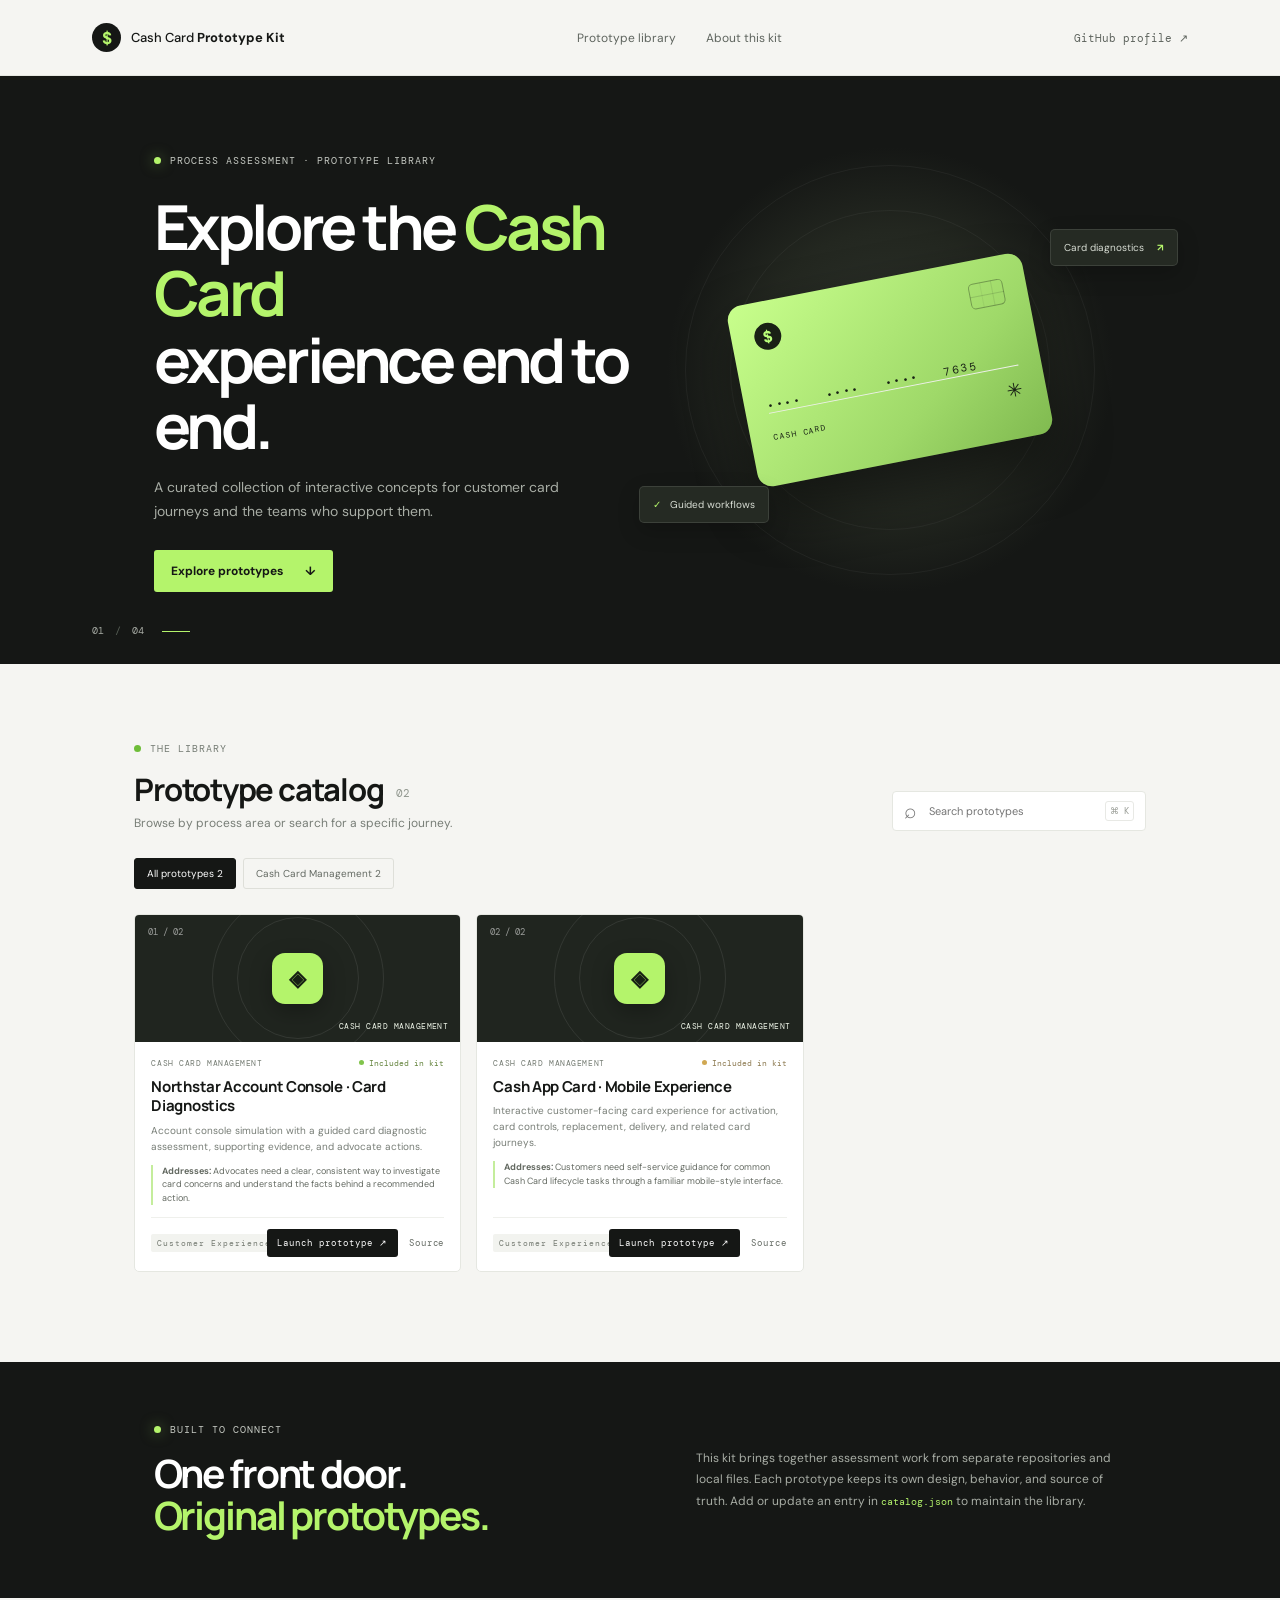
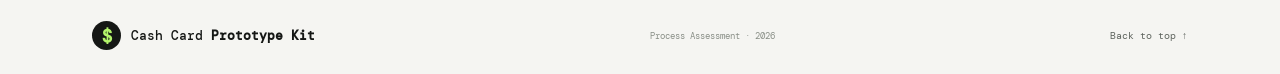
<file: index.html>
<!doctype html>
<html lang="en">
<head>
<meta charset="utf-8"><meta name="viewport" content="width=device-width,initial-scale=1">
<meta name="theme-color" content="#f5f5f2"><meta name="description" content="Central access to Cash Card Process Assessment prototypes.">
<title>Cash Card Prototype Kit</title><link rel="stylesheet" href="styles.css">
</head>
<body>
<header class="topbar"><a class="brand" href="#top" aria-label="Prototype Kit home"><span class="brand-icon">$</span><span>Cash Card <b>Prototype Kit</b></span></a><nav><a href="#catalog">Prototype library</a><a href="#about">About this kit</a></nav><a class="github-link" href="https://github.com/owenreyes007-sudo" target="_blank" rel="noreferrer">GitHub profile ↗</a></header>
<main id="top">
<section class="hero"><div class="hero-copy"><div class="eyebrow"><span></span> PROCESS ASSESSMENT · PROTOTYPE LIBRARY</div><h1>Explore the <em>Cash Card</em><br>experience end to end.</h1><p>A curated collection of interactive concepts for customer card journeys and the teams who support them.</p><a href="#catalog" class="primary">Explore prototypes <span>↓</span></a></div><div class="hero-art" aria-hidden="true"><div class="halo"></div><div class="orbit orbit-one"></div><div class="orbit orbit-two"></div><div class="card-art"><div class="card-top"><span class="mini-brand">$</span><span class="chip"></span></div><div class="card-number">•••• &nbsp; •••• &nbsp; •••• &nbsp; 7635</div><div class="card-bottom"><span>CASH CARD</span><span class="card-mark">✳</span></div></div><div class="float-tag tag-one">Card diagnostics <b>↗</b></div><div class="float-tag tag-two"><i>✓</i> Guided workflows</div></div><div class="hero-index">01 <span>/</span> 04 <i></i></div></section>
<section class="catalog" id="catalog"><div class="section-head"><div><div class="eyebrow dark"><span></span> THE LIBRARY</div><h2>Prototype catalog <span id="count"></span></h2><p>Browse by process area or search for a specific journey.</p></div><div class="catalog-tools"><label class="search"><span>⌕</span><input id="search" type="search" placeholder="Search prototypes" aria-label="Search prototypes"><kbd>⌘ K</kbd></label></div></div><div class="filters" id="filters" aria-label="Filter by category"></div><div class="grid" id="grid" aria-live="polite"></div><div id="empty" class="empty" hidden>No prototypes match your search. Try another term or category.</div></section>
<section id="about" class="about"><div><div class="eyebrow"><span></span> BUILT TO CONNECT</div><h2>One front door.<br><em>Original prototypes.</em></h2></div><p>This kit brings together assessment work from separate repositories and local files. Each prototype keeps its own design, behavior, and source of truth. Add or update an entry in <code>catalog.json</code> to maintain the library.</p></section>
</main><footer><a class="brand" href="#top"><span class="brand-icon">$</span><span>Cash Card <b>Prototype Kit</b></span></a><span>Process Assessment · <span id="year"></span></span><a href="#top">Back to top ↑</a></footer><script src="app.js"></script>
</body></html>
</file>
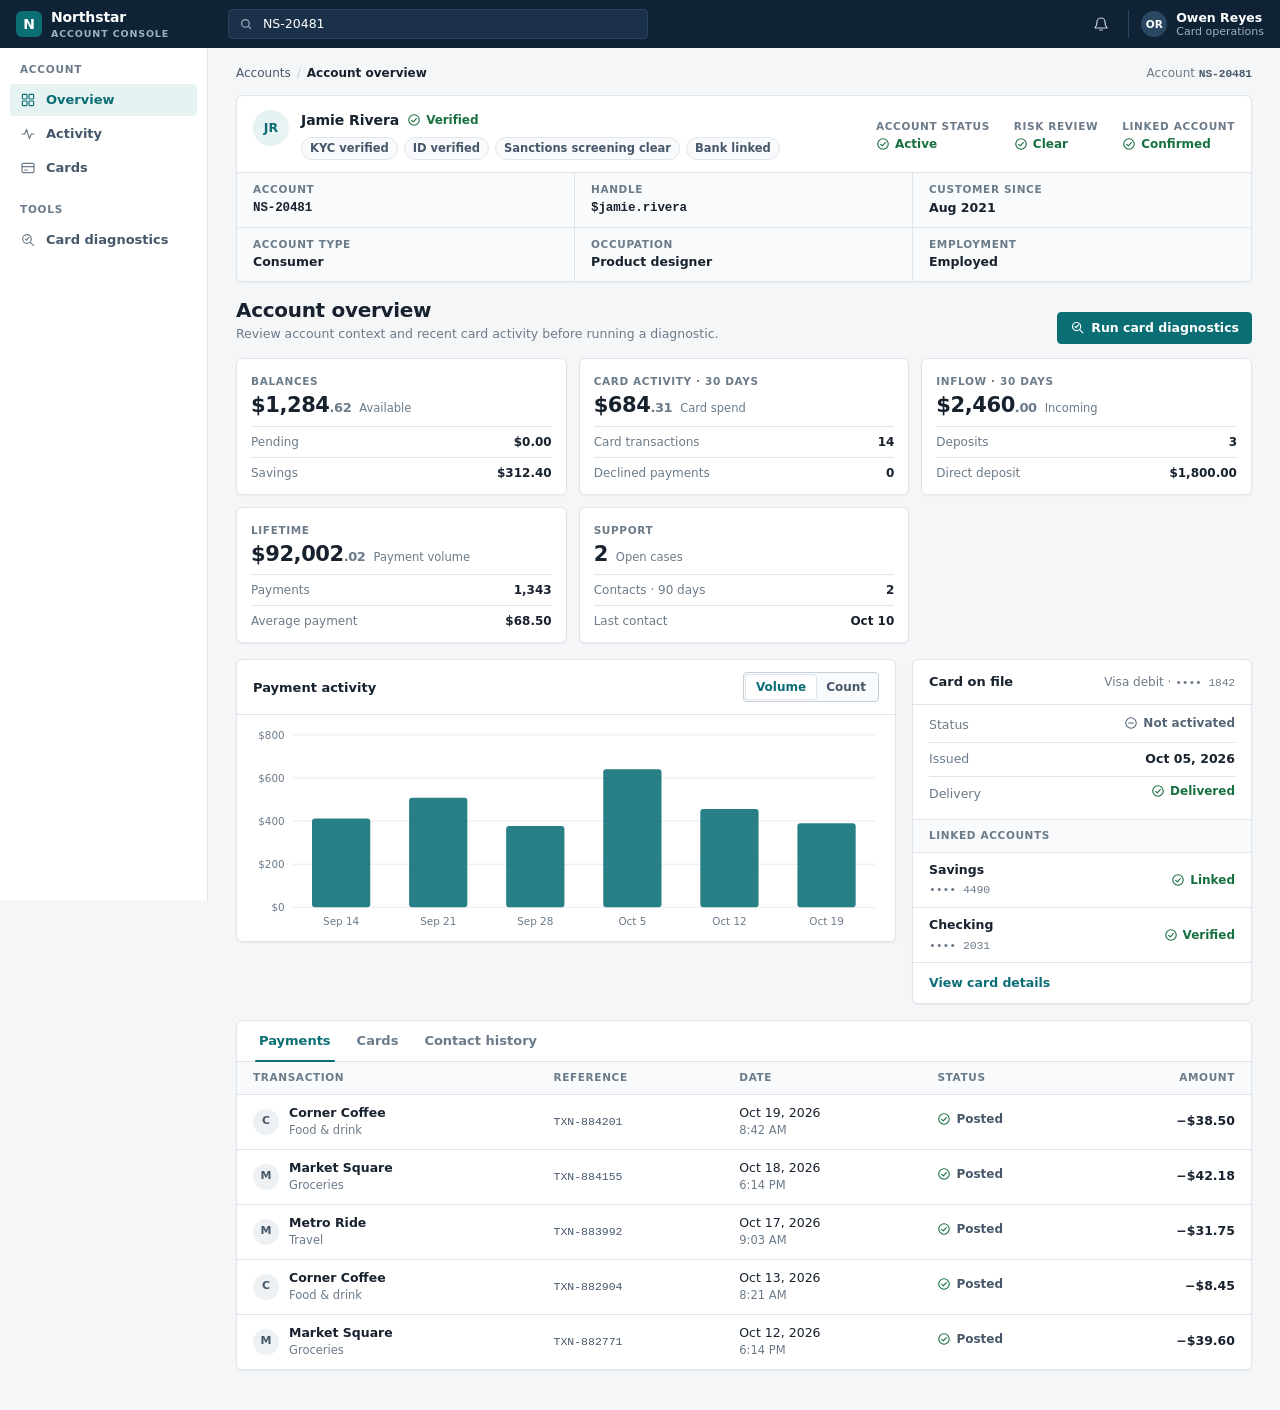
<file: northstar/index.html>
<!doctype html>
<html lang="en">
<head>
  <meta charset="utf-8">
  <meta name="viewport" content="width=device-width, initial-scale=1">
  <meta name="theme-color" content="#0f2236">
  <meta name="description" content="Northstar account console with embedded card diagnostics.">
  <title>Northstar | Card diagnostics</title>
  <link rel="stylesheet" href="styles.css">
</head>
<body>
  <button type="button" id="presenter-open" class="presenter-open">Modify scenario</button>
  <header class="topbar">
    <a class="brand" href="#overview" aria-label="Northstar account console home"><span class="brand-mark" aria-hidden="true">N</span><span><b>Northstar</b><small>Account Console</small></span></a>
    <label class="global-search"><svg viewBox="0 0 24 24" aria-hidden="true"><circle cx="11" cy="11" r="6.5"/><path d="m16 16 4.5 4.5"/></svg><input aria-label="Search account" value="NS-20481" readonly></label>
    <div class="topbar-right">
      <button class="icon-btn" aria-label="Notifications"><svg viewBox="0 0 24 24" aria-hidden="true"><path d="M18 9a6 6 0 0 0-12 0c0 7-3 7-3 9h18c0-2-3-2-3-9M10 21h4"/></svg></button>
      <div class="operator"><span class="av" aria-hidden="true">OR</span><span>Owen Reyes<small>Card operations</small></span></div>
    </div>
  </header>
  <div class="shell">
    <nav class="sidenav" aria-label="Main navigation">
      <div class="nav-group"><span class="nav-label">Account</span>
        <a class="nav-item active" href="#overview"><svg viewBox="0 0 24 24" aria-hidden="true"><rect x="3.5" y="3.5" width="7" height="7" rx="1.2"/><rect x="13.5" y="3.5" width="7" height="7" rx="1.2"/><rect x="3.5" y="13.5" width="7" height="7" rx="1.2"/><rect x="13.5" y="13.5" width="7" height="7" rx="1.2"/></svg>Overview</a>
        <a class="nav-item" href="#activity"><svg viewBox="0 0 24 24" aria-hidden="true"><path d="M3 12h4l3-7 4 14 3-7h4"/></svg>Activity</a>
        <a class="nav-item" href="#card"><svg viewBox="0 0 24 24" aria-hidden="true"><rect x="3" y="5" width="18" height="14" rx="2"/><path d="M3 10h18M7 15h4"/></svg>Cards</a>
      </div>
      <div class="nav-group"><span class="nav-label">Tools</span>
        <a class="nav-item" href="#troubleshoot"><svg viewBox="0 0 24 24" aria-hidden="true"><circle cx="10.5" cy="10.5" r="6.5"/><path d="m15.5 15.5 5 5M8 10.5l1.7 1.7L13.5 8"/></svg>Card diagnostics</a>
      </div>
    </nav>
    <main id="main" tabindex="-1">
      <div class="main-inner">
        <nav class="crumbs" aria-label="Breadcrumb"><ol id="crumbs"></ol><span class="crumbs-ref">Account <b class="mono">NS-20481</b></span></nav>
        <section id="account-context" class="context-bar" aria-label="Customer and account"></section>
        <section id="overview" class="page view active-view" aria-labelledby="page-title">
          <div class="page-head">
            <div><h1 id="page-title">Account overview</h1><p>Review account context and recent card activity before running a diagnostic.</p></div>
            <button id="launch-diagnostics" class="button primary"><svg viewBox="0 0 24 24" aria-hidden="true"><circle cx="10.5" cy="10.5" r="6.5"/><path d="m15.5 15.5 5 5M8 10.5l1.7 1.7L13.5 8"/></svg>Run card diagnostics</button>
          </div>
          <div class="kpi-strip" id="kpi-strip" aria-label="Account metrics"></div>
          <div class="overview-grid">
            <section class="panel" aria-labelledby="chart-title">
              <div class="panel-head"><h2 id="chart-title">Payment activity</h2><div class="segmented" role="group" aria-label="Chart measure"><button type="button" class="seg active" data-measure="volume" aria-pressed="true">Volume</button><button type="button" class="seg" data-measure="count" aria-pressed="false">Count</button></div></div>
              <div class="chart-wrap"><div id="activity-chart"></div></div>
            </section>
            <section class="panel" id="card" aria-labelledby="card-title">
              <div class="panel-head"><h2 id="card-title">Card on file</h2><span class="hint">Visa debit · <span class="mono">•••• 1842</span></span></div>
              <dl class="kv">
                <div><dt>Status</dt><dd id="card-status"></dd></div>
                <div><dt>Issued</dt><dd>Oct 05, 2026</dd></div>
                <div><dt>Delivery</dt><dd id="delivery-status"></dd></div>
              </dl>
              <div class="panel-subhead">Linked accounts</div>
              <ul class="linked"><li><span><b>Savings</b><small class="mono">•••• 4490</small></span><span class="status st-success"><svg viewBox="0 0 24 24" aria-hidden="true"><circle cx="12" cy="12" r="9"/><path d="m8 12.5 2.8 2.8L16 9.5"/></svg>Linked</span></li><li><span><b>Checking</b><small class="mono">•••• 2031</small></span><span class="status st-success"><svg viewBox="0 0 24 24" aria-hidden="true"><circle cx="12" cy="12" r="9"/><path d="m8 12.5 2.8 2.8L16 9.5"/></svg>Verified</span></li></ul>
              <div class="panel-foot"><button id="card-details" class="text-link">View card details</button></div>
            </section>
          </div>
          <section class="panel tabs-panel" id="activity" aria-label="Account records">
            <div class="tabs" role="tablist" aria-label="Account records">
              <button role="tab" id="tab-payments" class="tab active" aria-selected="true" aria-controls="tp-payments">Payments</button>
              <button role="tab" id="tab-cards" class="tab" aria-selected="false" aria-controls="tp-cards" tabindex="-1">Cards</button>
              <button role="tab" id="tab-contacts" class="tab" aria-selected="false" aria-controls="tp-contacts" tabindex="-1">Contact history</button>
            </div>
            <div id="tp-payments" role="tabpanel" aria-labelledby="tab-payments" class="table-wrap"><table><thead><tr><th>Transaction</th><th>Reference</th><th>Date</th><th>Status</th><th class="right">Amount</th></tr></thead><tbody id="activity-body"></tbody></table></div>
            <div id="tp-cards" role="tabpanel" aria-labelledby="tab-cards" class="table-wrap" hidden><table><thead><tr><th>Card</th><th>Status</th><th>Issued</th><th>Note</th></tr></thead><tbody id="cards-body"></tbody></table></div>
            <div id="tp-contacts" role="tabpanel" aria-labelledby="tab-contacts" class="table-wrap" hidden><table><thead><tr><th>Date</th><th>Channel</th><th>Summary</th></tr></thead><tbody id="contacts-body"></tbody></table></div>
          </section>
        </section>
        <section id="troubleshoot" class="page view" aria-labelledby="diagnostics-title"></section>
      </div>
    </main>
  </div>
  <div id="context-dialog-root"></div>
  <div id="result-popup-root"></div>
  <div id="presenter-root"></div>
  <div id="toast" class="toast" role="status" aria-live="polite"></div>
  <script src="diagnostic-records.js"></script>
  <script src="diagnostic-conditions.js"></script>
  <script src="app.js"></script>
  <script src="presenter.js"></script>
</body>
</html>
</file>
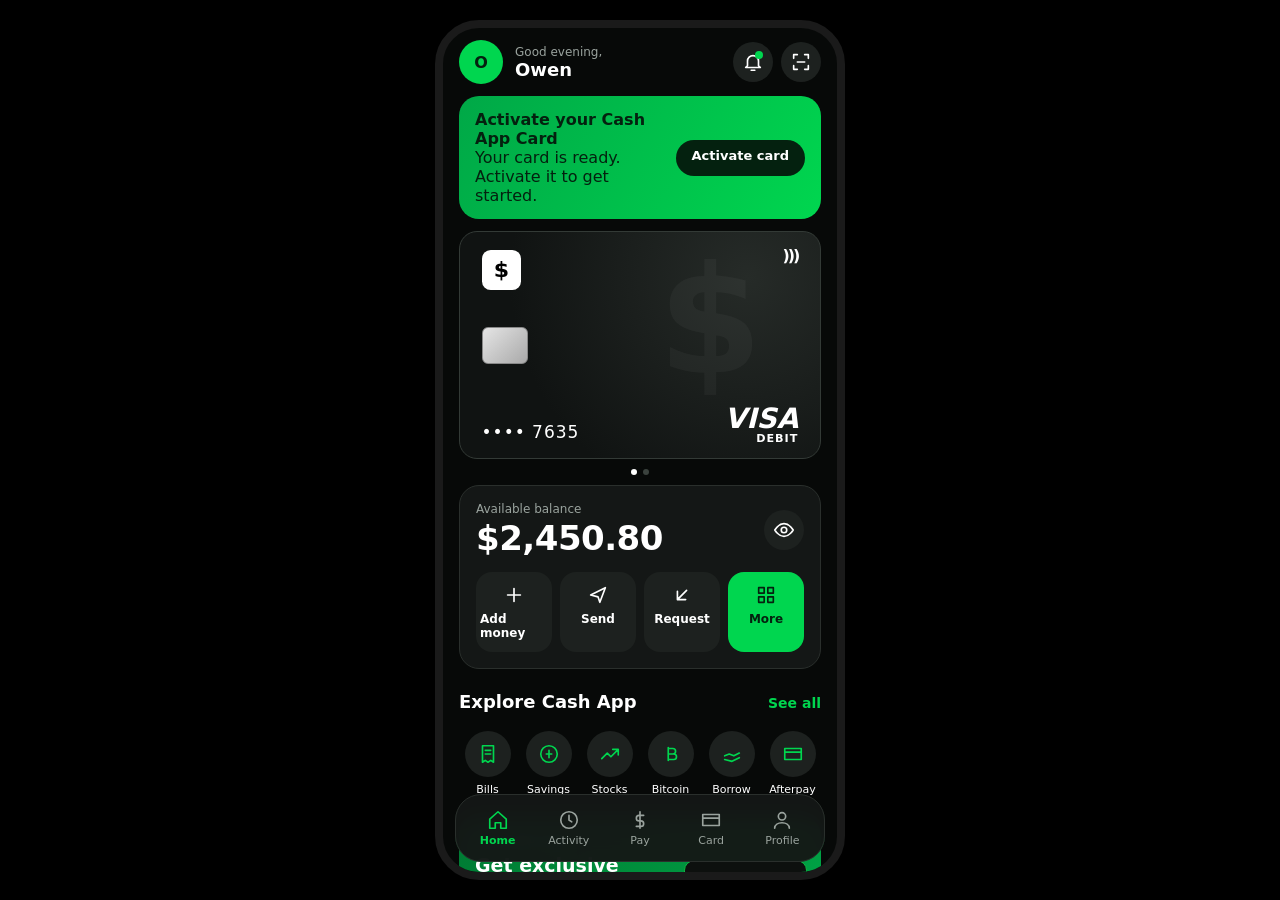
<file: Cash App final.html>
<!DOCTYPE html>
<html lang="en"><head><meta charset="utf-8">
<meta name="viewport" content="width=device-width, initial-scale=1, viewport-fit=cover">
<title>Cash App</title>
<style>
:root{--bg:#070908;--s1:#141716;--s2:#1d211f;--ln:#2a2f2c;--tx:#fff;--mu:#9aa39e;--g:#00d64f;--g2:#007a33;--amb:#f5b942;--red:#ff4d6d;--r:20px;--sans:system-ui,-apple-system,"Segoe UI",Roboto,sans-serif;color-scheme:dark}
*{box-sizing:border-box;margin:0;-webkit-tap-highlight-color:transparent}
html,body{height:100%;background:#000;color:var(--tx);font-family:var(--sans)}
body{display:flex;justify-content:center;align-items:center}
button{font:inherit;color:inherit;background:none;border:0;cursor:pointer;text-align:inherit}
:focus-visible{outline:2px solid var(--g);outline-offset:2px}
.phone{position:relative;width:min(100%,410px);height:min(100%,860px);background:var(--bg);overflow:hidden;display:flex;flex-direction:column;padding-top:env(safe-area-inset-top,0px)}
@media(min-width:500px){.phone{border-radius:44px;border:8px solid #1a1a1a;height:min(96vh,860px)}}
#view{flex:1;overflow-y:auto;overflow-x:hidden;padding:12px 16px 104px}
#view::-webkit-scrollbar{display:none}
h1{font-size:22px;font-weight:700}h2{font-size:18px;font-weight:700}
.mu{color:var(--mu)}.g{color:var(--g)}.sm{font-size:12px}
.row{display:flex;align-items:center;gap:12px}.sp{justify-content:space-between}
.ic{width:22px;height:22px;fill:none;stroke:currentColor;stroke-width:1.8;stroke-linecap:round;stroke-linejoin:round}
.cir{width:40px;height:40px;border-radius:50%;background:var(--s2);display:grid;place-items:center;flex:none;position:relative}
.dot{position:absolute;top:9px;right:10px;width:8px;height:8px;border-radius:50%;background:var(--g)}
.av{width:44px;height:44px;border-radius:50%;background:var(--g);color:#04210f;font-weight:800;display:grid;place-items:center;flex:none}
.sec{display:flex;justify-content:space-between;align-items:baseline;margin:20px 0 10px}
.sec button{color:var(--g);font-weight:600;font-size:14px;padding:6px 0}
/* card */
.car{display:flex;overflow-x:auto;scroll-snap-type:x mandatory;gap:12px;scrollbar-width:none;margin-top:12px}
.car::-webkit-scrollbar{display:none}.car>*{scroll-snap-align:center;flex:0 0 100%}
.pay{position:relative;width:100%;aspect-ratio:1.586/1;border-radius:18px;padding:5.5% 6%;background:radial-gradient(circle at 80% 20%,#262b28,#101312 70%);border:1px solid #333a36;overflow:hidden;display:block}
.pay.alt{background:radial-gradient(circle at 80% 20%,#0b7a37,#06220f 75%);border-color:#0f6b33}
.pay:before{content:"$";position:absolute;right:16%;top:6%;font-size:min(34vw,150px);font-weight:900;color:rgba(255,255,255,.04);line-height:1}
.pay .lg{width:11%;aspect-ratio:1;background:#fff;color:#000;border-radius:22%;display:grid;place-items:center;font-weight:900;font-size:clamp(14px,5vw,22px)}
.pay .chip{position:absolute;left:6%;top:36%;width:13%;aspect-ratio:1.25;border-radius:6px;background:linear-gradient(135deg,#e5e5e5,#a9a9a9);border:1px solid #888}
.pay .nfc{position:absolute;right:6%;top:6%;font-weight:700;letter-spacing:-2px;transform:rotate(0)}
.pay .num{position:absolute;left:6%;bottom:7%;font-size:clamp(13px,4vw,17px);letter-spacing:1px}
.pay .net{position:absolute;right:6%;bottom:6%;text-align:right;font-weight:900;font-style:italic;font-size:clamp(18px,6vw,28px);line-height:1}
.pay .net small{display:block;font-size:.4em;font-style:normal;letter-spacing:1px}
.pg{display:flex;justify-content:center;gap:6px;margin:10px 0}.pg i{width:6px;height:6px;border-radius:50%;background:#3b423e}.pg i.on{background:#fff}
.panel{background:var(--s1);border:1px solid var(--ln);border-radius:var(--r);padding:16px}
.bal{font-size:34px;font-weight:800;letter-spacing:-.5px;margin-top:2px}
.acts{display:grid;grid-template-columns:repeat(4,1fr);gap:8px;margin-top:14px}
.act{background:var(--s2);border-radius:16px;padding:12px 4px;min-height:64px;display:flex;flex-direction:column;align-items:center;gap:6px;font-size:12px;font-weight:600}
.act.p{background:var(--g);color:#04210f}
.grid6{display:grid;grid-template-columns:repeat(6,1fr);gap:4px}
.sc{display:flex;flex-direction:column;align-items:center;gap:6px;font-size:11px;padding:4px 0}.sc .cir{color:var(--g);width:46px;height:46px}
.promo{border-radius:var(--r);background:linear-gradient(120deg,var(--g2),#00a847);padding:16px;min-height:130px;position:relative;display:flex;flex-direction:column;align-items:flex-start;gap:8px;overflow:hidden}
.promo b{font-size:19px;line-height:1.2;max-width:62%}.promo .mini{position:absolute;right:14px;top:50%;transform:translateY(-50%);width:34%;aspect-ratio:1.586;border-radius:10px;background:#0d100e;display:grid;place-items:center;color:var(--g);font-weight:900;font-size:26px;border:1px solid #1b4}
.pill{background:#fff;color:#000;border-radius:99px;padding:8px 16px;font-weight:700;font-size:13px;min-height:36px}
.tx{display:flex;align-items:center;gap:12px;padding:12px 0;border-bottom:1px solid var(--ln);width:100%}
.tx:last-child{border:0}.tx .t{flex:1;min-width:0}.tx b{display:block}.in{color:#7dffa8}
.nav{position:absolute;left:12px;right:12px;bottom:calc(10px + env(safe-area-inset-bottom,0px));background:rgba(20,23,22,.96);border:1px solid var(--ln);border-radius:26px;display:grid;grid-template-columns:repeat(5,1fr);padding:6px;backdrop-filter:blur(10px)}
.nav button{display:flex;flex-direction:column;align-items:center;gap:3px;font-size:11px;padding:8px 0;color:var(--mu);min-height:52px}.nav .on{color:var(--g);font-weight:700}
.bar{display:flex;align-items:center;gap:8px;margin-bottom:14px;min-height:44px}.bar .cir{background:none;margin-left:-8px}
.in-f{width:100%;background:var(--s2);border:1px solid transparent;border-radius:99px;color:#fff;padding:13px 16px;font:inherit}
.chips{display:flex;gap:8px;overflow-x:auto;margin:12px 0;scrollbar-width:none}.chip2{padding:9px 16px;border-radius:99px;background:var(--s2);font-weight:600;font-size:14px;white-space:nowrap}.chip2.on{background:var(--g);color:#04210f}
.li{display:flex;align-items:center;gap:14px;background:var(--s1);border-radius:16px;padding:14px;margin-bottom:8px;width:100%;min-height:56px}.li .cir{background:var(--s2);color:var(--g);width:36px;height:36px}.li .t{flex:1}.li small{display:block;color:var(--mu);font-size:13px}
.big{background:var(--g);color:#04210f;font-weight:800;border-radius:99px;padding:16px;text-align:center;width:100%;margin-top:12px;font-size:16px}
.big.alt{background:var(--s2);color:#fff}
.keys{display:grid;grid-template-columns:repeat(3,1fr);margin:10px 0}.keys button{font-size:26px;padding:14px;text-align:center}
.amt{text-align:center;font-size:56px;font-weight:800;margin:14px 0 0}
.seg{display:flex;background:var(--s2);border-radius:99px;padding:4px;margin:0 auto 6px;width:fit-content}.seg button{padding:8px 20px;border-radius:99px;font-weight:600}.seg .on{background:var(--g);color:#04210f}
.stat{border-radius:16px;padding:14px;margin:14px 0;background:var(--s1)}.stat b{display:block;font-size:17px;margin-bottom:4px}
.kv{margin:12px 0}.kv small{color:var(--mu);display:block;font-size:13px}.kv b{font-size:16px}
.hero{text-align:center;margin:6px 0 16px}.hero .av{width:84px;height:84px;margin:0 auto 10px;background:var(--s1);color:var(--g);font-size:36px}.hero .a{font-size:42px;font-weight:800;margin-top:10px}
.toast{position:absolute;left:20px;right:20px;bottom:96px;background:#fff;color:#000;padding:12px 16px;border-radius:14px;font-weight:600;font-size:14px;opacity:0;pointer-events:none;transition:opacity .2s;z-index:9;text-align:center}.toast.on{opacity:1}
.tag{display:inline-block;font-size:11px;border:1px solid var(--ln);border-radius:99px;padding:3px 9px;color:var(--mu);margin-top:6px}
.note{text-align:center;color:var(--mu);font-size:12px;margin-top:12px}
.cg{margin:18px 0 8px;color:var(--mu);font-weight:600;font-size:14px}
.tl{display:flex;gap:14px;margin:0 0 22px}.tl i{width:28px;height:28px;border-radius:50%;background:var(--s2);display:grid;place-items:center;font-style:normal;flex:none}
@media(prefers-reduced-motion:reduce){*{transition:none!important;scroll-behavior:auto!important}}
</style></head><body>
<div class="phone"><main id="view" aria-live="polite"></main><nav class="nav" id="nav" aria-label="Primary"></nav><div class="toast" id="toast" role="status"></div></div>
<script>
/* ===== Mock data (all fictional, separated from presentation) ===== */
const USER={name:"Owen",full:"Owen Reyes",tag:"$owenreyes",bal:2450.80};
const CARDS=[{n:"Cash App Card",last:"7635",alt:0},{n:"Virtual card",last:"4102",alt:1}];
const QUICK=[["plus","Add money","addmoney"],["send","Send","send"],["recv","Request","request"],["grid","More","directory",1]];
const EXPLORE=[{id:"bills",n:"Bills",i:"bill",av:"Available to most accounts"},{id:"savings",n:"Savings",i:"save",av:"Eligibility varies by account"},{id:"stocks",n:"Stocks",i:"trend",av:"Eligibility varies by account and region"},{id:"bitcoin",n:"Bitcoin",i:"btc",av:"Not available in all regions"},{id:"borrow",n:"Borrow",i:"hand",av:"Available only when eligible"},{id:"afterpay",n:"Afterpay",i:"card",av:"Availability varies by merchant"}];
const PROMOS=[{h:"Get exclusive offers with Cash App",go:"offers"},{h:"Explore ways to save with Round Ups",go:"stub:roundups"}];
const DIR=[["Money Movement",[["addmoney","Add Money","Cash, bank or paycheck","addmoney"],["withdraw","Withdraw","Move cash to a bank"],["dd","Direct Deposit","Get paid early"],["transfers","Transfers","Between accounts"]]],
["Card and Spending",[["cardctl","Card Controls","Lock, limits, notifications","card"],["delivery","Card Delivery","Track your card","carddelivery"],["replace","Card Replacement","Lost or damaged"],["roundups","Round Ups","Save spare change"],["offers","Offers","Cardholder offers","offers"]]],
["Grow Your Money",[["savings","Savings"],["stocks","Stocks"],["bitcoin","Bitcoin"]]],
["Other Financial Services",[["borrow","Borrow"],["afterpay","Afterpay"],["bills","Bills"],["taxes","Taxes","Prepare and file your taxes"],["earnings","Earnings","Paycheck tools"]]],
["Account and Support",[["profile","Profile","","profile"],["security","Security"],["banks","Linked Banks"],["settings","Settings"],["help","Help"]]]];
const KINDS={completed:{l:"Completed",c:"g",t:"Your payment was completed. If there is a problem with this purchase, contact the merchant first.",a:[["Contact support","toast:Connecting you to support…"],["Report an issue","toast:Issue report started"]]},
refunded:{l:"Refunded",c:"g",t:"The refund has been recorded. Time for funds to appear depends on the merchant and payment method.",a:[["View refund details","toast:Refund of $52.99 was recorded"],["Contact support","toast:Connecting you to support…"]]},
pending:{l:"Pending",c:"amb",t:"The merchant may still be finalizing this purchase. The amount can change when it completes, usually within 1–3 business days. There is nothing you need to do right now.",a:[["View transaction help","stub:help"],["Contact support","toast:Connecting you to support…"]]},
lock:{l:"Declined: card locked",c:"red",t:"Declined because your Cash App Card is locked. Unlock it in Card controls, then try again.",a:[["Open Card controls","card"],["Contact support","toast:Connecting you to support…"],["Report an issue","toast:Issue report started"]]},
nsf:{l:"Declined: insufficient funds",c:"red",t:"Declined because there was not enough cash available. Add money, then try again.",a:[["Add money","addmoney"],["Contact support","toast:Connecting you to support…"],["Report an issue","toast:Issue report started"]]}};
const TXNS=[{id:1,n:"Amazon",a:-52.99,k:"completed",d:"Today",tm:"12:45 PM",st:"AMAZON"},{id:2,n:"Starbucks",a:-6.75,k:"completed",d:"Today",tm:"9:20 AM",st:"STARBUCKS"},{id:3,n:"Direct Deposit",a:1200,k:"completed",d:"Today",tm:"6:00 AM",st:"PAYROLL",r:"Received"},{id:4,n:"Maria Santos",a:120,k:"completed",d:"Yesterday",tm:"5:12 PM",st:"P2P",r:"Received"},{id:5,n:"Netflix",a:-15.99,k:"completed",d:"Yesterday",tm:"1:00 AM",st:"NETFLIX.COM"},{id:6,n:"DoorDash",a:-18.50,k:"pending",d:"Sep 25",tm:"8:12 PM",st:"DOORDASH"},{id:7,n:"Apple",a:-9.99,k:"completed",d:"Sep 25",tm:"7:00 AM",st:"APPLE.COM"},{id:8,n:"Online purchase",a:52.99,k:"refunded",d:"Sep 24",tm:"10:24 AM",st:"ONLINE PURCHASE"},{id:9,n:"7-Eleven",a:-175,k:"lock",d:"Sep 22",tm:"10:02 AM",st:"7-ELEVEN"},{id:10,n:"Online purchase",a:-42,k:"nsf",d:"Sep 21",tm:"3:30 PM",st:"ONLINE PURCHASE"}];
const HOME_TX=[1,4,6];
/* ===== Helpers ===== */
const P={home:"M3 11l9-8 9 8v10h-6v-6H9v6H3z",clock:"M12 3a9 9 0 100 18 9 9 0 000-18zM12 7v5l3 2",dollar:"M12 3v18M16 7h-5a3 3 0 000 6h2a3 3 0 010 6H8",card:"M3 6h18v12H3zM3 10h18",user:"M12 4a4 4 0 100 8 4 4 0 000-8zM4 21c0-4 4-6 8-6s8 2 8 6",plus:"M12 5v14M5 12h14",send:"M4 12l16-8-6 16-2-6z",recv:"M17 7L7 17M7 8v9h9",grid:"M4 4h6v6H4zM14 4h6v6h-6zM4 14h6v6H4zM14 14h6v6h-6z",bell:"M6 16V11a6 6 0 0112 0v5l2 2H4zM10 21h4",scan:"M4 8V4h4M16 4h4v4M20 16v4h-4M8 20H4v-4M8 12h8",eye:"M2 12s4-7 10-7 10 7 10 7-4 7-10 7S2 12 2 12zM12 9a3 3 0 100 6 3 3 0 000-6z",back:"M15 5l-7 7 7 7",chev:"M9 5l7 7-7 7",search:"M11 4a7 7 0 100 14 7 7 0 000-14zM21 21l-5-5",bill:"M6 3h12v18l-3-2-3 2-3-2-3 2zM9 8h6M9 12h6",save:"M12 3a9 9 0 100 18 9 9 0 000-18zM12 8v8M9 12h6",trend:"M3 17l6-6 4 4 8-8M15 7h6v6",btc:"M9 5v14M9 6h5a3 3 0 010 6H9m0 0h6a3 3 0 010 6H9",hand:"M4 14l5-2 5 2 6-3M4 18l8 2 8-4",star:"M12 3l3 6 6 1-4.5 4.5L18 21l-6-3-6 3 1.5-6.5L3 10l6-1z",lock:"M6 11h12v9H6zM8 11V8a4 4 0 018 0v3",ok:"M5 12l5 5 9-10"};
const I=n=>`<svg class="ic" viewBox="0 0 24 24" aria-hidden="true"><path d="${P[n]||P.star}"/></svg>`;
const $=s=>document.querySelector(s);
const money=(a,s)=>(s?(a<0?"−":"+"):"")+"$"+Math.abs(a).toLocaleString("en-US",{minimumFractionDigits:2,maximumFractionDigits:2});
const S={tab:"home",stack:[],hide:false,f:"All",q:"",amt:"",mode:"send"};
const cur=()=>S.stack[S.stack.length-1]||{s:S.tab};
function toast(m){const t=$("#toast");t.textContent=m;t.classList.add("on");clearTimeout(toast.t);toast.t=setTimeout(()=>t.classList.remove("on"),2200)}
const TABS=[["home","Home","home"],["activity","Activity","clock"],["send","Pay","dollar"],["card","Card","card"],["profile","Profile","user"]];
const TABOF={home:"home",directory:"home",addmoney:"home",offers:"home",stub:"home",activity:"activity",txn:"activity",send:"send",request:"send",card:"card",carddelivery:"card",profile:"profile"};
function go(t){ /* t = "screen" or "screen:arg"; toast:msg shows feedback */
 const [s,...r]=t.split(":"),a=r.join(":");
 if(s==="toast")return toast(a);
 if(TABS.some(x=>x[0]===s)&&["home","activity","card","profile"].includes(s)||s==="send"&&0){S.tab=s;S.stack=[]}
 else S.stack.push({s,a});
 S.amt="";S.mode=s==="request"?"request":"send";
 if(s==="send"||s==="request"){} render();$("#view").scrollTop=0}
function back(){S.stack.pop();render()}
function tab(t){S.stack=[];S.tab=t==="send"?"home":t;if(t==="send"){S.stack=[{s:"send"}];S.amt=""}render();$("#view").scrollTop=0}
/* ===== Components ===== */
const bar=t=>`<div class="bar"><button class="cir" data-back aria-label="Back">${I("back")}</button><h1>${t}</h1></div>`;
const payCard=c=>`<button class="pay ${c.alt?"alt":""}" data-go="card" aria-label="${c.n} ending ${c.last}. Open card"><span class="lg">$</span><span class="chip"></span><span class="nfc" aria-hidden="true">)))</span><span class="num">•••• ${c.last}</span><span class="net">VISA<small>DEBIT</small></span></button>`;
const txRow=t=>{const out=t.a<0,ref=t.k==="refunded";const stat=t.r||({completed:"Completed",pending:"Pending",refunded:"Refunded",lock:"Declined",nsf:"Declined"})[t.k];
 return `<button class="tx" data-go="txn:${t.id}"><span class="av" style="background:${t.k==="pending"?"#ff4d6d":t.k.match(/lock|nsf/)?"#2a1a1e":"var(--s2)"};color:${t.k.match(/lock|nsf/)?"var(--red)":"#fff"}">${t.n[0]}</span><span class="t"><b>${t.n}</b><span class="mu sm">${t.d} · ${stat}</span></span><b class="${!out?"in":""}" ${t.k.match(/lock|nsf/)?'style="text-decoration:line-through;color:var(--mu)"':""}>${money(t.a,1)}</b></button>`};
const lis=(arr)=>arr.map(([i,n,d,go])=>`<button class="li" data-go="${go||"stub:"+i}"><span class="cir">${I(i)}</span><span class="t"><b>${n}</b>${d?`<small>${d}</small>`:""}</span>${I("chev")}</button>`).join("");
/* ===== Screens ===== */
const V={
home(){return `<div class="row sp"><div class="row"><button class="av" data-go="profile" aria-label="Profile">${USER.name[0]}</button><div><div class="mu sm">Good evening,</div><b style="font-size:18px">${USER.name}</b></div></div><div class="row" style="gap:8px"><button class="cir" data-go="stub:notifications" aria-label="Notifications, new">${I("bell")}<i class="dot"></i></button><button class="cir" data-go="stub:scan" aria-label="Scan QR code">${I("scan")}</button></div></div>
<div class="car" id="cc" aria-label="Cards">${CARDS.map(payCard).join("")}</div><div class="pg" id="cp">${CARDS.map((_,i)=>`<i class="${i?"":"on"}"></i>`).join("")}</div>
<section class="panel"><div class="row sp"><div><div class="mu sm">Available balance</div><div class="bal">${S.hide?"$ ••••••":money(USER.bal)}</div></div><button class="cir" data-hide aria-label="${S.hide?"Show":"Hide"} balance" aria-pressed="${S.hide}">${I("eye")}</button></div>
<div class="acts">${QUICK.map(([i,n,go,p])=>`<button class="act ${p?"p":""}" data-go="${go}">${I(i)}${n}</button>`).join("")}</div></section>
<div class="sec"><h2>Explore Cash App</h2><button data-go="directory">See all</button></div>
<div class="grid6">${EXPLORE.map(e=>`<button class="sc" data-go="stub:${e.id}"><span class="cir">${I(e.i)}</span>${e.n}</button>`).join("")}</div>
<div class="car" id="pc" style="margin-top:16px">${PROMOS.map(p=>`<div class="promo"><span class="sm" style="letter-spacing:.5px">Cash App Card</span><b>${p.h}</b><button class="pill" data-go="${p.go}">Learn more</button><span class="mini">$</span></div>`).join("")}</div><div class="pg" id="pp">${PROMOS.map((_,i)=>`<i class="${i?"":"on"}"></i>`).join("")}</div>
<div class="sec" style="margin-top:8px"><h2>Recent activity</h2><button data-go="activity">View all</button></div>${HOME_TX.map(i=>txRow(TXNS[i-1])).join("")}`},
activity(){return `<h1 style="margin:8px 0 14px">Activity</h1><input class="in-f" id="q" placeholder="Search transactions" aria-label="Search transactions" value="${S.q}"><div class="chips">${["All","Money in","Money out","Requests"].map(f=>`<button class="chip2 ${S.f===f?"on":""}" data-f="${f}">${f}</button>`).join("")}</div><div id="al">${actList()}</div>`},
txn(){const t=TXNS[cur().a-1],k=KINDS[t.k];return bar("Transaction details")+`<div class="hero"><div class="av">${t.n[0]}</div><b style="font-size:20px">${t.n}</b><div class="mu sm">${t.d} · ${t.tm}</div><div class="a">${money(t.a,1)}</div></div>
<div class="stat"><b class="${k.c==="g"?"g":""}" style="${k.c==="amb"?"color:var(--amb)":k.c==="red"?"color:var(--red)":""}">${k.l}</b><span class="mu">${k.t}</span></div>
<div class="kv"><small>Payment method</small><b>Cash App Card •••• 7635</b></div><div class="kv"><small>On statement as</small><b>${t.st}</b></div><div class="kv"><small>Transaction number</small><b>CA${123456780+t.id}</b></div>
<h2 style="margin:20px 0 10px">What you can do</h2>${k.a.map(([l,go])=>`<button class="li" data-go="${go}"><span class="t"><b>${l}</b></span>${I("chev")}</button>`).join("")}`},
directory(){return bar("Explore Cash App")+`<input class="in-f" id="ds" placeholder="Search features" aria-label="Search features"><div id="dl">${dirList("")}</div>`},
stub(){const id=cur().a,e=EXPLORE.find(x=>x.id===id),nm=e?e.n:(id[0].toUpperCase()+id.slice(1));return bar(nm)+`<div class="panel" style="text-align:center;padding:32px 20px"><span class="cir" style="margin:0 auto 14px;color:var(--g)">${I(e?e.i:"star")}</span><h2>${nm}</h2><p class="mu" style="margin-top:8px">This section isn't available yet.</p><span class="tag">${e?e.av:"Availability varies by account"}</span></div><button class="big" data-go="toast:Done">Continue</button>`},
addmoney(){const a=S.amt;return bar("Add money")+`<div class="mu sm">Available balance</div><div class="bal" style="margin-bottom:14px">${money(USER.bal)}</div><div class="panel"><div class="mu sm">Amount</div><b style="font-size:26px">$ ${a||"0.00"}</b></div><div class="chips">${[10,50,100].map(v=>`<button class="chip2" data-amt="${v}" style="flex:1">$${v}</button>`).join("")}<button class="chip2" data-amt="">Other</button></div><h2 style="margin:18px 0 10px">Choose how to add money</h2>${lis([["recv","Direct deposit","Get paid into Cash App"],["send","Bank or wire transfer","Move money from a linked bank"],["card","Paper money","Deposit at a supported location"],["bill","Deposit a check","Submit an eligible check"],["save","Auto reload","Automatically add money"]])}<button class="big" data-go="toast:${a?"$"+a+" added":"Pick an amount first"}">Continue</button>`},
send(){return pad("Send","Next","To: name, $Cashtag, phone, or email")},request(){return pad("Request","Request","From: name, $Cashtag, phone, or email")},
card(){return `<h1 style="margin:8px 0 14px">Cash App Card</h1><div style="padding:0 6%">${payCard(CARDS[0])}</div><div class="acts" style="grid-template-columns:repeat(3,1fr);margin:16px 0"><button class="act" data-go="toast:card ${S.lock?"unlocked":"locked"}" data-lock>${I("lock")}${S.lock?"Unlock":"Lock"} card</button><button class="act" data-go="toast:Opening wallet setup…">${I("card")}Add to wallet</button><button class="act" data-go="toast:Open Card Controls to view card details">${I("bill")}Card info</button></div>${lis([["card","Card controls","Manage how your card works"],["save","Round Ups","Save spare change","stub:roundups"],["trend","Card delivery","Track or replace your card","carddelivery"],["star","Offers","Explore card offers","offers"]])}`},
carddelivery(){const st=[["Order placed","Completed",1],["Card shipped","Completed",1],["Out for delivery","Waiting",0,1],["Delivered","Upcoming"]];return bar("Card delivery")+`<div class="panel"><span class="mu">Your Cash App Card</span><h1 style="margin:4px 0">On its way</h1><span class="mu sm">Estimated delivery: Oct 22–28</span></div><h2 style="margin:20px 0 14px">Delivery progress</h2>${st.map(([a,b,d,w])=>`<div class="tl"><i class="${d?"g":""}" style="${w?"color:var(--amb)":""}">${d?"✓":w?"●":"○"}</i><div><b>${a}</b><div class="sm" style="color:${d?"var(--g)":w?"var(--amb)":"var(--mu)"}">${b}</div></div></div>`).join("")}<button class="big alt" data-go="stub:help">Need help with delivery?</button><button class="big" data-go="toast:Connecting you to support…">Contact support</button>`},
offers(){return bar("Offers & promos")+`<div class="promo"><span class="sm">Cash App Card</span><b>Get exclusive offers with Cash App</b><button class="pill" data-go="toast:Offers refresh regularly">Learn more</button><span class="mini">$</span></div><h2 style="margin:20px 0 10px">Explore offers</h2>${lis([["star","Cardholder offers","Discover available merchant offers"],["star","Ways to save","Explore eligible savings features"],["star","Personalized picks","Offers may vary by account"]])}<p class="note">Offers may vary by account.</p>`},
profile(){return `<h1 style="margin:8px 0">Profile</h1><div class="hero"><div class="av" style="background:var(--g);color:#04210f">OR</div><b style="font-size:20px">${USER.full}</b><div class="mu">${USER.tag}</div><button class="chip2" style="margin-top:12px" data-go="toast:Profile editing opens here">Edit profile</button></div>${lis([["lock","Account & security","Protect your account"],["bill","Linked banks","Manage connected accounts"],["user","Personal information","Manage your details"],["grid","Settings","Preferences and privacy"],["star","Help & support","Get assistance","stub:help"]])}`}};
function pad(t,btn,ph){const a=S.amt||"0";return `<div class="bar"><button class="cir" data-back aria-label="Back">${I("back")}</button><div class="seg" style="margin:0 auto"><button class="${S.mode==="send"?"on":""}" data-go="send">Send</button><button class="${S.mode==="request"?"on":""}" data-go="request">Request</button></div><span style="width:32px"></span></div><div class="in-f" style="color:var(--mu)">${ph}</div><div class="amt">$${a}</div><div class="mu sm" style="text-align:center">USD</div><div class="chips" style="justify-content:center">${[10,50,100].map(v=>`<button class="chip2" data-amt="${v}">$${v}</button>`).join("")}</div><div class="keys">${[1,2,3,4,5,6,7,8,9,".",0,"⌫"].map(k=>`<button data-k="${k}" aria-label="${k==="⌫"?"Delete":k}">${k}</button>`).join("")}</div><button class="big" data-next>${btn}</button>`}
function actList(){const q=S.q.toLowerCase();let L=TXNS.filter(t=>t.n.toLowerCase().includes(q)&&(S.f==="All"||S.f==="Money in"&&t.a>0||S.f==="Money out"&&t.a<0));if(!L.length)return `<p class="mu" style="text-align:center;margin-top:40px">No matching activity. Try another filter.</p>`;let d="",h="";L.forEach(t=>{if(t.d!==d){d=t.d;h+=`<div class="cg">${d}</div>`}h+=txRow(t)});return h}
function dirList(q){q=q.toLowerCase();return DIR.map(([c,it])=>{const m=it.filter(x=>x[1].toLowerCase().includes(q));return m.length?`<div class="cg">${c}</div>${lis(m.map(([i,n,d,go])=>[i,n,d,go||"stub:"+i]))}`:""}).join("")||`<p class="mu" style="text-align:center;margin-top:40px">No features match.</p>`}
/* ===== Render + events ===== */
function render(){const c=cur();$("#view").innerHTML=V[c.s]();const t=TABOF[c.s]==="home"&&S.stack.length&&c.s==="send"?"send":(c.s==="send"||c.s==="request")?"send":TABOF[c.s];
 $("#nav").innerHTML=TABS.map(([id,l,i])=>`<button data-tab="${id}" class="${t===id?"on":""}" ${t===id?'aria-current="page"':""}>${I(i)}${l}</button>`).join("");
 const cc=$("#cc"),pc=$("#pc");[[cc,"#cp"],[pc,"#pp"]].forEach(([e,p])=>e&&e.addEventListener("scroll",()=>{const n=Math.round(e.scrollLeft/e.clientWidth);document.querySelectorAll(p+" i").forEach((d,k)=>d.classList.toggle("on",k===n))}));}
document.addEventListener("click",e=>{const b=e.target.closest("button");if(!b)return;
 if(b.dataset.back!==undefined)return back();
 if(b.dataset.tab)return tab(b.dataset.tab);
 if(b.dataset.hide!==undefined){S.hide=!S.hide;return render()}
 if(b.dataset.f){S.f=b.dataset.f;return render()}
 if(b.dataset.amt!==undefined){S.amt=b.dataset.amt;return render()}
 if(b.dataset.k){const k=b.dataset.k;if(k==="⌫")S.amt=S.amt.slice(0,-1);else if(k==="."&&S.amt.includes("."))return;else if(S.amt.length<7)S.amt+=k;return render()}
 if(b.dataset.next!==undefined){toast(S.amt>0?`$${S.amt} ${S.mode==="send"?"sent":"requested"}`:"Enter an amount first");return}
 if(b.dataset.lock!==undefined){toast(S.lock?"card unlocked":"card locked");S.lock=!S.lock;return render()}
 if(b.dataset.go)go(b.dataset.go)});
document.addEventListener("input",e=>{if(e.target.id==="q"){S.q=e.target.value;$("#al").innerHTML=actList()}if(e.target.id==="ds")$("#dl").innerHTML=dirList(e.target.value)});
render();
</script>
<style>
.pay .lg{position:absolute;left:6%;top:8%;width:11%;min-width:26px;z-index:2}.pay .chip{top:42%;z-index:1}.pay .num{z-index:2}
.ban{display:flex;align-items:center;gap:12px;width:100%;background:linear-gradient(120deg,#00a847,var(--g));color:#04210f;border-radius:var(--r);padding:14px 16px;margin-top:12px}.ban b{display:block;font-size:16px}.ban .pill{background:#04210f;color:#fff;flex:none}.ban.w{background:linear-gradient(120deg,#7a1b2d,#c42b4b);color:#fff}.ban.w .pill{background:#fff;color:#7a1b2d}
.tiles{display:grid;grid-template-columns:repeat(3,1fr);gap:8px}@media(max-width:340px){.tiles{grid-template-columns:repeat(2,1fr)}}
.tile{background:var(--s1);border:1px solid var(--ln);border-radius:16px;min-height:84px;padding:10px 6px;display:flex;flex-direction:column;align-items:center;justify-content:center;gap:8px;font-size:12px;font-weight:600;text-align:center}.tile .ic{color:var(--g);width:24px;height:24px}
.dots{display:flex;gap:12px;justify-content:center;margin:18px 0}.dots i{width:14px;height:14px;border-radius:50%;background:var(--s2)}.dots i.on{background:var(--g)}.err{color:var(--red);text-align:center;min-height:22px}
.big[disabled]{opacity:.4;cursor:not-allowed}.vf{height:200px;border:2px dashed var(--g);border-radius:20px;display:grid;place-items:center;color:var(--mu);text-align:center;padding:16px;margin:12px 0}.bartrack{height:8px;background:var(--s2);border-radius:9px;overflow:hidden;margin:8px 0}.bartrack i{display:block;height:100%;background:var(--g)}
</style>
<script>
/* ===== Revision: shared state, flows, tiles (extends the base script) ===== */
Object.assign(S,{cs:"active",act:"pending",pin:"",ok:false,cvv:"",err:"",rep:"0",reason:"",rk:"",bl:{"Gambling sites":true,"Online lotto":false,"Adult content":false,"Purchase alerts":true,"Security alerts":true}});
const DELIV={state:"transit",carrier:"USPS",tn:"9400111899223344556677",url:"https://tools.usps.com/tracking/",eta:"Oct 22–28"};
const DS=[["placed","Order placed"],["prep","Preparing shipment"],["transit","Shipped / in transit"],["out","Out for delivery"],["done","Delivered"],["delay","Delayed"],["notrk","Tracking unavailable"]];
const LIM={cat:"Daily card spending",limit:500,used:380,reset:"Resets daily at 12:00 AM"};
const REF="REP-48213";
TXNS.push({id:11,n:"Apple Store",a:-899,k:"nsflimit",d:"Sep 20",tm:"2:15 PM",st:"APPLE STORE"}); /* key contains 'nsf' so base list styles it as declined */
KINDS.nsflimit={l:"Declined: limit reached",c:"red",t:""};
DIR[1][1][2][3]="replace";
const ICON={addmoney:"plus",withdraw:"recv",dd:"bill",transfers:"send",cardctl:"lock",delivery:"card",replace:"card",roundups:"save",offers:"star",savings:"save",stocks:"trend",bitcoin:"btc",borrow:"hand",afterpay:"card",bills:"bill",taxes:"bill",earnings:"dollar",profile:"user",security:"lock",banks:"home",settings:"grid",help:"star"};
Object.assign(TABOF,{lockc:"card",report:"card",replace:"card",pin:"card",vcard:"card",merchant:"card",csettings:"card",activate:"home",qr:"home",nfc:"home",actok:"home",done:"home",limits:"activity"});
const _go=go,_back=back,_render=render;
go=function(t){const[s,...r]=t.split(":"),a=r.join(":");S.err="";if(s==="pin")S.pin="";
 if(s==="do")return DO(a);if(s==="tab")return tab(a);if(s==="ret"){S.tab="activity";S.stack=[{s:"txn",a}];return render()}_go(t)};
back=function(){S.err="";S.pin="";S.ok=false;S.cvv="";_back()};
render=function(){if(cur().s!=="vcard"){S.ok=false;S.cvv=""}_render()};
const done=(t,m,b)=>{S.done={t,m,b};S.stack.pop();_go("done")};
function DO(a){const[n,x]=a.split(":"),ret=a.slice(n.length+1),rb=ret?[["Back to transaction","ret:"+ret]]:[];
 if(n==="lock"){const was=S.cs==="locked";S.cs=was?"active":"locked";return done(was?"Card unlocked":"Card locked",(was?"Your card can be used again.":"Payments with this card will be declined until you unlock it.")+"",[...rb,["Card controls","tab:card"],["Activity","tab:activity"]])}
 if(n==="fund"){const v=+S.amt;if(!v)return toast("Choose an amount first");USER.bal+=v;S.amt="";return done("Money added",`$${v.toFixed(2)} added. New balance ${money(USER.bal)}. The original payment stays Declined; you may need to retry it.`,[...rb,["Back to Activity","tab:activity"],["Home","tab:home"]])}
 if(n==="report"){S.cs=x;S.rk="";return done("Card reported "+x,"This card is permanently blocked, which is different from a temporary lock. Next, replace it.",[["Replace card","replace"],["Home","tab:home"]])}
 if(n==="rep"){S.cs="active";S.act="pending";DELIV.state="placed";S.rep="0";return done("Replacement requested",`Reference ${REF}. Your new card is on its way and will need activation.`,[["Track delivery","carddelivery"],["Home","tab:home"]])}
 if(n==="startact"){if(S.act==="pending")S.act="progress";return _go("activate")}
 if(n==="actok"){S.act="active";S.stack=[{s:"actok"}];return render()}
 if(n==="fail"){S.err=ret;return render()}}
function banner(){if(S.cs==="lost"||S.cs==="stolen")return `<button class="ban w" data-go="replace"><span style="flex:1"><b>Card reported ${S.cs}</b>Replace it to keep paying with your card.</span><span class="pill">Replace card</span></button>`;
 if(S.act==="active")return"";const p=S.act==="progress";return `<button class="ban" data-go="do:startact"><span style="flex:1"><b>${p?"Activation in progress":"Activate your Cash App Card"}</b>${p?"Pick up where you left off.":"Your card is ready. Activate it to get started."}</span><span class="pill">${p?"Resume":"Activate card"}</span></button>`}
const H=V.home;V.home=()=>{const h=H(),i=h.indexOf('<div class="car" id="cc"');return h.slice(0,i)+banner()+h.slice(i)};
const stl=()=>S.cs==="lost"?"Reported lost":S.cs==="stolen"?"Reported stolen":S.cs==="locked"?"Locked":S.act==="active"?"Active":"Awaiting activation";
const cta=(l,g,c)=>`<button class="big ${c||""}" data-go="${g}">${l}</button>`;
const tgl=k=>`<button class="li" data-tog="${k}" aria-pressed="${!!S.bl[k]}"><span class="t"><b>${k}</b></span><span class="tag" style="margin:0">${S.bl[k]?"On":"Off"}</span></button>`;
V.card=()=>{const L=S.cs==="locked",R=S.cs==="lost"||S.cs==="stolen";return `<h1 style="margin:8px 0 14px">Card Controls</h1><div style="padding:0 6%;position:relative">${payCard(CARDS[0])}<button data-go="pin" aria-label="View virtual card details" style="position:absolute;right:calc(6% + 14px);top:36%;width:44px;height:44px;border-radius:50%;background:rgba(0,0,0,.55);border:1px solid #3b423e;display:grid;place-items:center;z-index:3">${I("eye")}</button></div><div class="row sp" style="margin:12px 0"><span class="mu">•••• 7635</span><span class="tag" style="margin:0">${stl()}</span></div>${banner()}`+(R?cta("Replace card","replace"):cta((L?"Unlock":"Lock")+" card","lockc"))+`<h2 style="margin:20px 0 10px">Manage your card</h2>`+lis([["lock",L?"Unlock card":"Lock card","Temporarily pause payments",R?"toast:Card is reported; replace it":"lockc"],["bell","Report lost or stolen","Permanently block this card","report"],["card","Replace card","Request a new card","replace"],["eye","View virtual card details","PIN required","pin"],["trend","Card delivery","Track your card","carddelivery"],["grid","Merchant controls","Block types of businesses","merchant"],["star","Additional settings","PIN and notifications","csettings"]])};
V.lockc=()=>{const L=S.cs==="locked";return bar(L?"Unlock card":"Lock card")+`<div class="panel"><h2>${L?"Unlock your card?":"Lock your card?"}</h2><p class="mu" style="margin-top:8px">${L?"Purchases will work again.":"Purchases are declined until you unlock it. You can unlock any time."}</p></div>`+cta(L?"Unlock card":"Lock card","do:lock:"+(cur().a||""))+`<button class="big alt" data-back>Cancel</button>`};
V.report=()=>bar("Report lost or stolen")+`<p class="mu">This permanently blocks the card, unlike a temporary lock. You'll be offered a replacement next.</p><div style="margin-top:14px">`+[["lost","Lost card","I can't find my card"],["stolen","Stolen card","Someone took my card"]].map(([k,n,d])=>`<button class="li" data-sel="rk:${k}" aria-pressed="${S.rk===k}" style="${S.rk===k?"outline:2px solid var(--g)":""}"><span class="t"><b>${n}</b><small>${d}</small></span></button>`).join("")+`</div>`+cta("Confirm report",S.rk?"do:report:"+S.rk:"toast:Select lost or stolen first")+`<button class="big alt" data-back>Cancel</button>`;
V.replace=()=>{const rs=S.reason||(S.cs==="lost"?"Lost":S.cs==="stolen"?"Stolen":"");if(S.rep=="1")return bar("Review request")+`<div class="panel"><div class="kv"><small>Card</small><b>Cash App Card •••• 7635</b></div><div class="kv"><small>Reason</small><b>${rs}</b></div><div class="kv"><small>Delivery</small><b>Estimated 7–10 days</b></div></div>`+cta("Confirm replacement","do:rep")+`<button class="big alt" data-sel="rep:0">Edit</button>`;
 return bar("Replace card")+`<h2 style="margin-bottom:10px">Why do you need a replacement?</h2>`+["Damaged","Lost","Stolen","Chip or tap not working","Never received"].map(r=>`<button class="li" data-sel="reason:${r}" aria-pressed="${rs===r}" style="${rs===r?"outline:2px solid var(--g)":""}"><span class="t"><b>${r}</b></span></button>`).join("")+`<button class="big" ${rs?"":"disabled"} data-sel="rep:1">Continue</button>`};
V.merchant=()=>bar("Merchant controls")+`<p class="mu" style="margin-bottom:12px">Choose which types of businesses to block.</p>`+["Gambling sites","Online lotto","Adult content"].map(tgl).join("");
V.csettings=()=>bar("Additional settings")+lis([["lock","Card PIN","Change your card PIN","toast:Opening PIN settings…"]])+tgl("Purchase alerts")+tgl("Security alerts")+`<p class="note">Spending limits aren't adjustable here.</p>`;
V.pin=()=>{S.ok=false;return bar("Verify it's you")+`<p class="mu">Enter your 6-digit PIN to view your virtual card details.</p><div class="dots" aria-label="${S.pin.length} of 6 digits entered">${[0,1,2,3,4,5].map(i=>`<i class="${i<S.pin.length?"on":""}"></i>`).join("")}</div><div class="err" role="alert">${S.err}</div><div class="keys">${[1,2,3,4,5,6,7,8,9,"",0,"⌫"].map(k=>k===""?"<span></span>":`<button data-p="${k}" aria-label="${k==="⌫"?"Delete":k}">${k}</button>`).join("")}</div><button class="big" data-pok ${S.pin.length==6?"":"disabled"}>Continue</button><button class="big alt" data-back>Cancel</button><p class="note">Hint: 123456</p>`};
V.vcard=()=>{if(!S.ok)return bar("Virtual card")+`<p class="mu">Verification required.</p>`+cta("Verify PIN","pin");
 return bar("Virtual card details")+`<div class="pay"><span class="lg">$</span><span class="chip"></span><span class="nfc">)))</span><span class="num" style="bottom:27%;font-size:clamp(15px,5vw,21px);letter-spacing:2px">4532 1098 7654 3210</span><span class="num" style="font-size:11px">OWEN REYES · 12/29 · CVV ${S.cvv?"123":"•••"}</span><span class="net">VISA<small>DEBIT</small></span></div><div style="margin-top:14px"><button class="li" data-cp="4532109876543210"><span class="t"><b>Copy card number</b></span></button><button class="li" data-cp="12/29"><span class="t"><b>Copy expiration date</b></span></button><button class="li" data-sel="cvv:${S.cvv?"":"1"}"><span class="t"><b>${S.cvv?"Hide":"Reveal"} CVV</b></span></button></div><button class="big" data-back>Hide card details</button><p class="note">You'll need to verify again next time.</p>`};
V.activate=()=>bar("Activate card")+`<p class="mu" style="margin-bottom:14px">Choose how you'd like to activate your card.</p>`+lis([["scan","Scan QR code","QR may be on your card packaging","qr"],["card","Tap to activate","Hold your card to your phone","nfc"]]);
V.qr=()=>bar("Scan QR code")+`<div class="vf">Point your camera at the QR code on the card packaging</div><div class="err" role="alert">${S.err}</div>`+cta("Scan code","do:actok")+cta("Having trouble scanning?","do:fail:Couldn't read the QR code. Try again.","alt")+`<button class="big alt" data-back>Cancel</button>`;
V.nfc=()=>bar("Tap to activate")+`<div class="vf">Hold your card to the back of your phone</div><div class="err" role="alert">${S.err}</div>`+cta("Hold card near phone","do:actok")+cta("Tap isn't working?","do:fail:This device doesn't support tap activation. Try scanning the QR code instead.","alt")+`<button class="big alt" data-back>Cancel</button>`;
V.actok=()=>`<div class="hero" style="margin-top:60px"><div class="av" style="background:var(--g);color:#04210f">✓</div><h1>Card activated</h1><p class="mu" style="margin-top:8px">Your Cash App Card is active and ready to use.</p></div>`+cta("Card management","tab:card")+cta("Home","tab:home","alt");
V.done=()=>{const d=S.done;return `<div class="hero" style="margin-top:50px"><div class="av" style="background:var(--g);color:#04210f">✓</div><h1>${d.t}</h1><p class="mu" style="margin-top:8px">${d.m}</p></div>`+d.b.map(([l,g],i)=>cta(l,g,i?"alt":"")).join("")};
V.addmoney=()=>bar("Add money")+`<div class="mu sm">Available balance</div><div class="bal" style="margin-bottom:14px">${money(USER.bal)}</div><div class="panel"><div class="mu sm">Amount</div><b style="font-size:26px">$ ${S.amt||"0.00"}</b></div><div class="chips">${[10,50,100,200].map(v=>`<button class="chip2" data-amt="${v}" style="flex:1">$${v}</button>`).join("")}</div><h2 style="margin:14px 0 10px">From</h2><div class="li"><span class="t"><b>Chase Bank •••• 1234</b><small>Linked bank</small></span></div>`+cta("Confirm add money","do:fund:"+(cur().a||""))+``;
V.limits=()=>{const r=LIM.limit-LIM.used,t=TXNS[cur().a-1]||TXNS[10];return bar("Limits")+`<div class="panel"><b>${LIM.cat}</b><div class="bartrack"><i style="width:${LIM.used/LIM.limit*100}%"></i></div><div class="row sp"><span class="mu">Limit</span><b>$${LIM.limit}</b></div><div class="row sp"><span class="mu">Used</span><b>$${LIM.used}</b></div><div class="row sp"><span class="mu">Remaining</span><b class="g">$${r}</b></div><p class="mu sm" style="margin-top:8px">${LIM.reset}</p></div><div class="stat"><b>Next steps</b><span class="mu">Your ${money(t.a)} payment was more than the $${r} remaining, so it was declined. Try a smaller amount or wait for the reset. Limit changes aren't available here.</span></div>`+cta("Back to transaction","ret:"+t.id)};
const DT=t=>{const ck=S.cs==="locked",s="toast:Connecting you to support…",m=[["Contact support",s]];return({
 completed:{rc:"00 · Approved",ex:"Your payment was completed. If there's a problem with this purchase, contact the merchant first.",cta:["Report an issue","toast:Contact the merchant first. If it isn't resolved, we can help with a dispute"],more:m},
 refunded:{rc:"RF · Refund posted",ex:"A refund of $52.99 was recorded against original reference CA123456781. Timing depends on the merchant and payment method.",cta:["View refund details","toast:Refund $52.99 · original ref CA123456781"],more:m},
 pending:{rc:"PN · Authorization hold",ex:"The merchant is still finalizing this purchase and the amount may change. This usually settles in 1–3 business days. You can't speed it up or cancel it from here.",cta:["View transaction help","stub:help"],more:m},
 nsf:{rc:"51 · Insufficient funds",ex:"Your available balance was too low for this payment. Add money, then retry with the merchant.",cta:["Add money","addmoney:"+t.id],more:m},
 lock:{rc:"62 · Card locked",ex:"Declined because your card was locked."+(ck?" It is still locked.":" Your card is unlocked now, but this payment stays declined."),cta:[ck?"Unlock card":"Open card controls",ck?"lockc:"+t.id:"tab:card"],more:m},
 nsflimit:{rc:"61 · Limit exceeded",ex:"Declined because it would exceed your daily card spending limit.",cta:["View limits","limits:"+t.id],more:m}})[t.k]};
V.txn=()=>{const t=TXNS[cur().a-1],k=KINDS[t.k],x=DT(t),c=k.c==="amb"?"var(--amb)":k.c==="red"?"var(--red)":"var(--g)",d=k.c==="red";
 return bar("Transaction details")+`<div class="hero"><div class="av">${t.n[0]}</div><b style="font-size:20px">${t.n}</b><div class="mu sm">${t.d} · ${t.tm}</div><div class="a">${money(t.a,1)}</div></div><div class="stat"><b style="color:${c}">${k.l}</b><span class="mu">${x.ex}</span></div><div class="kv"><small>Payment method</small><b>Cash App Card •••• 7635</b></div><div class="kv"><small>Reason code</small><b>${x.rc}</b></div><div class="kv"><small>Transaction number</small><b>CA${123456780+t.id}</b></div>${d?'<p class="mu sm">This stays Declined in your history. You may need to retry the payment.</p>':""}<h2 style="margin:18px 0 6px">What you can do</h2>`+cta(x.cta[0],x.cta[1])+x.more.map(([l,g])=>cta(l,g,"alt")).join("")};
actList=function(){const q=S.q.toLowerCase();let L=TXNS.filter(t=>t.n.toLowerCase().includes(q)&&(S.f==="All"||S.f==="Money in"&&t.a>0||S.f==="Money out"&&t.a<0));if(!L.length)return `<p class="mu" style="text-align:center;margin-top:40px">No matching activity.</p>`;let d="",h="";L.forEach(t=>{if(t.d!==d){d=t.d;h+=`<div class="cg">${d}</div>`}h+=txRow(t).replace("· undefined","· Declined")});return h};
V.carddelivery=()=>{const D=DELIV,s=D.state,ix={placed:0,prep:1,transit:2,out:3,done:4,delay:2,notrk:2}[s],lab=DS.find(x=>x[0]===s)[1],has=ix>=2&&s!=="notrk",steps=["Order placed","Preparing shipment","In transit","Out for delivery","Delivered"];
 const eta=s==="done"?"Delivered":s==="delay"?"Delayed. New estimate Oct 30–Nov 3":"Estimated delivery: "+D.eta;
 return bar("Card delivery")+`<div class="panel"><span class="mu">Your Cash App Card</span><h1 style="margin:4px 0">${lab}</h1><span class="mu sm">${eta}</span><div class="kv"><small>Carrier</small><b>${D.carrier}</b></div><div class="kv"><small>Tracking number</small><b>${has?D.tn:"Not available"}</b></div></div>${has?`<button class="li" style="margin-top:10px" data-cp="${D.tn}"><span class="t"><b>Copy tracking number</b></span></button>`+(D.url.startsWith("https://")?cta("Track with "+D.carrier,"").replace('data-go=""',`data-open="${D.url}"`):""):`<div class="stat"><span class="mu">${s==="notrk"?"Tracking isn't available for this shipment. Contact support if it hasn't arrived by the estimate.":"A tracking number appears once the card ships."}</span></div>`}${s==="delay"?'<div class="stat"><span class="mu">Your shipment is running late. No action needed; contact support if it is much later.</span></div>':""}<h2 style="margin:18px 0 12px">Delivery progress</h2>${steps.map((n,i)=>{const dn=i<ix||s==="done",cu=i===ix&&s!=="done";return `<div class="tl"><i style="color:${dn?"var(--g)":cu?"var(--amb)":"var(--mu)"}">${dn?"✓":cu?"●":"○"}</i><div><b>${n}</b></div></div>`}).join("")}${cta("Contact support","toast:Connecting you to support…","alt")}<div class="cg">Preview delivery status</div><div class="chips" style="flex-wrap:wrap">${DS.map(([k,n])=>`<button class="chip2 ${s===k?"on":""}" data-sel="ds:${k}">${n}</button>`).join("")}</div>`};
V.directory=()=>bar("Explore Cash App")+`<input class="in-f" id="ds" placeholder="Search features" aria-label="Search features"><div id="dl">${dirList("")}</div>`;
dirList=function(q){q=q.toLowerCase();return DIR.map(([c,it])=>{const m=it.filter(x=>(x[1]+" "+c).toLowerCase().includes(q));return m.length?`<div class="cg">${c}</div><div class="tiles">${m.map(([i,n,d,g])=>`<button class="tile" data-go="${g||"stub:"+i}">${I(ICON[i]||"star")}${n}</button>`).join("")}</div>`:""}).join("")||`<p class="mu" style="text-align:center;margin-top:40px">No features match your search.</p>`};
document.addEventListener("click",e=>{const b=e.target.closest("button");if(!b)return;const d=b.dataset;
 if(d.p!==undefined){if(d.p==="⌫")S.pin=S.pin.slice(0,-1);else if(S.pin.length<6)S.pin+=d.p;S.err="";return render()}
 if(d.pok!==undefined){if(S.pin.length<6)return;if(S.pin==="123456"){S.ok=true;S.pin="";S.stack.pop();return _go("vcard")}S.pin="";S.err="Incorrect PIN. Try again.";return render()}
 if(d.sel){const i=d.sel.indexOf(":"),k=d.sel.slice(0,i),v=d.sel.slice(i+1);if(k==="ds")DELIV.state=v;else S[k]=v;return render()}
 if(d.tog){S.bl[d.tog]=!S.bl[d.tog];return render()}
 if(d.cp){try{navigator.clipboard.writeText(d.cp).then(()=>toast("Copied"),()=>toast("Copy blocked here: "+d.cp))}catch(_){toast("Copy unavailable: "+d.cp)}return}
 if(d.open){window.open(d.open,"_blank","noopener");return}});
render();
</script></body></html>
</file>
<file: styles.css>
@import url('https://fonts.googleapis.com/css2?family=DM+Mono:wght@400;500&family=DM+Sans:wght@400;500;600;700&family=Manrope:wght@400;500;600;700;800&display=swap');
:root{--ink:#151715;--muted:#777d76;--paper:#f5f5f2;--white:#fff;--green:#b4f46b;--line:#e5e7e1;--mono:'DM Mono',monospace;--sans:'DM Sans',sans-serif;--display:Manrope,'DM Sans',sans-serif}*{box-sizing:border-box}html{scroll-behavior:smooth}body{margin:0;background:var(--paper);color:var(--ink);font-family:var(--sans);-webkit-font-smoothing:antialiased}.topbar{height:76px;padding:0 7.2%;display:flex;align-items:center;border-bottom:1px solid var(--line);gap:48px}.brand{display:flex;align-items:center;gap:10px;text-decoration:none;color:var(--ink);font-size:13px;font-weight:500;white-space:nowrap}.brand b{font-weight:700}.brand-icon{display:grid;place-items:center;width:29px;height:29px;background:var(--ink);border-radius:50%;color:var(--green);font-weight:700;font-size:17px}.topbar nav{display:flex;gap:30px;margin:auto}.topbar nav a,.github-link,footer>a{color:#5e645e;text-decoration:none;font-size:12px}.topbar nav a:hover,.github-link:hover,footer>a:hover{color:#111}.github-link{font-family:var(--mono);font-size:11px}.hero{min-height:490px;padding:78px 12% 72px;position:relative;overflow:hidden;background:var(--ink);color:white;display:flex;align-items:center}.hero-copy{position:relative;z-index:2;max-width:540px}.eyebrow{font:10px var(--mono);letter-spacing:.1em;color:#c5c9c2;display:flex;gap:9px;align-items:center}.eyebrow>span{width:7px;height:7px;background:var(--green);border-radius:50%;box-shadow:0 0 14px #b4f46b80}.hero h1,.about h2{font:700 clamp(39px,5vw,62px)/1.07 var(--display);letter-spacing:-.055em;margin:27px 0 17px}.hero h1 em,.about em{color:var(--green);font-style:normal}.hero-copy>p{font-size:14px;line-height:1.7;color:#a8ada5;max-width:420px;margin:0 0 26px}.primary{background:var(--green);color:var(--ink);text-decoration:none;padding:13px 17px;font-size:12px;font-weight:700;display:inline-flex;gap:22px;align-items:center;border-radius:3px}.primary:hover{background:#c4ff84}.hero-art{position:absolute;inset:0 6% 0 auto;width:49%;display:grid;place-items:center}.halo{position:absolute;width:450px;height:450px;border-radius:50%;background:radial-gradient(circle,#30352e 0,#232720 44%,transparent 70%)}.orbit{position:absolute;border:1px solid #ffffff0c;border-radius:50%}.orbit-one{width:410px;height:410px}.orbit-two{width:320px;height:320px}.card-art{z-index:1;width:300px;height:184px;padding:22px 23px;background:linear-gradient(140deg,#c8ff8c,#9fd969 65%,#80ba50);border-radius:15px;box-shadow:0 26px 55px #0007;transform:rotate(-11deg);color:#172014}.card-top,.card-bottom{display:flex;justify-content:space-between;align-items:center}.mini-brand{width:27px;height:27px;border-radius:50%;background:#192015;color:#baff7a;display:grid;place-items:center;font-weight:bold}.chip{width:35px;height:26px;border:1px solid #29372066;border-radius:5px;background:linear-gradient(90deg,transparent 32%,#34452a35 33%,transparent 36%,transparent 66%,#34452a35 67%,transparent 70%),linear-gradient(0deg,transparent 47%,#34452a35 48%,transparent 52%)}.card-number{font:11px var(--mono);letter-spacing:.14em;margin-top:48px}.card-bottom{font:8px var(--mono);letter-spacing:.12em;margin-top:12px}.card-mark{font-size:19px}.float-tag{z-index:2;position:absolute;background:#252a23;border:1px solid #ffffff1b;padding:11px 13px;border-radius:5px;font-size:10px;color:#d8ddd4;box-shadow:0 8px 22px #0003}.float-tag b{color:var(--green);margin-left:10px}.tag-one{right:4%;top:26%}.tag-two{left:10%;bottom:24%}.tag-two i{font-style:normal;color:var(--green);margin-right:6px}.hero-index{position:absolute;bottom:27px;left:7.2%;font:10px var(--mono);color:#a6aaa3}.hero-index span{color:#586057;margin:0 5px}.hero-index i{display:inline-block;width:28px;height:1px;background:var(--green);vertical-align:middle;margin-left:12px}.catalog{padding:78px 10.5% 90px}.section-head{display:flex;justify-content:space-between;align-items:end;gap:20px;margin-bottom:27px}.eyebrow.dark{color:#757c74}.eyebrow.dark>span{background:#6ebd38;box-shadow:none}.section-head h2{font:700 31px var(--display);letter-spacing:-.04em;margin:13px 0 5px}.section-head h2 span{font:11px var(--mono);vertical-align:middle;letter-spacing:0;color:#91978f;margin-left:8px}.section-head p{font-size:12px;color:var(--muted);margin:0}.search{display:flex;align-items:center;gap:10px;width:254px;height:40px;padding:0 11px;background:white;border:1px solid var(--line);border-radius:4px}.search>span{font-size:21px;color:#777}.search input{min-width:0;flex:1;border:0;outline:0;font:11px var(--sans);background:transparent;color:var(--ink)}.search kbd{font:9px var(--mono);color:#9a9e97;border:1px solid #e8e9e5;border-radius:3px;padding:3px 4px}.filters{display:flex;gap:7px;flex-wrap:wrap;margin-bottom:25px}.filter{border:1px solid #dedfd9;background:transparent;padding:8px 12px;border-radius:3px;font:10px var(--sans);color:#646a63;cursor:pointer}.filter:hover{border-color:#a5a99f}.filter.active{background:var(--ink);color:#fff;border-color:var(--ink)}.grid{display:grid;grid-template-columns:repeat(3,1fr);gap:15px}.card{background:#fff;border:1px solid var(--line);border-radius:5px;overflow:hidden;display:flex;flex-direction:column;min-height:338px;transition:transform .18s,box-shadow .18s}.card:hover{transform:translateY(-3px);box-shadow:0 12px 26px #1b21120d}.thumb{height:127px;background:#20251f;position:relative;overflow:hidden;display:flex;align-items:center;justify-content:center}.thumb img{height:100%;width:100%;object-fit:cover;opacity:.88}.thumb.no-image:before,.thumb.no-image:after{content:'';position:absolute;border:1px solid #ffffff16;border-radius:50%;width:170px;height:170px}.thumb.no-image:after{width:120px;height:120px}.thumb-icon{width:51px;height:51px;background:var(--green);color:#172014;border-radius:13px;display:grid;place-items:center;font:700 22px var(--display);z-index:1;box-shadow:0 8px 22px #0004}.thumb-num{position:absolute;left:13px;top:11px;font:9px var(--mono);color:#ffffff8c}.thumb-cat{position:absolute;right:12px;bottom:11px;color:#eef5e8;font:8px var(--mono);letter-spacing:.06em}.card-body{padding:16px 16px 14px;display:flex;flex-direction:column;flex:1}.card-topline{display:flex;justify-content:space-between;align-items:center;margin-bottom:9px}.category{font:8px var(--mono);text-transform:uppercase;letter-spacing:.07em;color:#767d74}.status{font:8px var(--mono);color:#64843d;display:flex;align-items:center;gap:5px}.status:before{content:'';width:5px;height:5px;border-radius:50%;background:#81c44c}.status.local,.status.source-only{color:#8b784e}.status.local:before,.status.source-only:before{background:#d0a853}.card h3{font:700 15px/1.3 var(--display);letter-spacing:-.02em;margin:0 0 7px}.card-desc{font-size:10px;line-height:1.6;color:#777d76;margin:0 0 10px}.problem{border-left:2px solid #c4ed9c;padding-left:9px;color:#636961;font-size:9px;line-height:1.5;margin:0 0 12px}.card-bottom{border-top:1px solid #eff0ec;padding-top:11px;margin-top:auto;display:flex;align-items:center;justify-content:space-between}.tags{display:flex;gap:5px;overflow:hidden;max-width:58%}.tag{white-space:nowrap;background:#f2f3ef;color:#737970;padding:4px 6px;border-radius:2px;font-size:8px}.actions{display:flex;gap:11px;align-items:center}.actions a{font-size:9px;text-decoration:none;white-space:nowrap}.launch{background:var(--ink);color:white;padding:8px 10px;border-radius:3px}.launch:hover{background:#343a32}.source{color:#656b64}.source:hover{color:#101310}.empty{text-align:center;padding:45px;color:#7b8179;font-size:12px}.about{background:var(--ink);color:white;display:flex;justify-content:space-between;align-items:center;padding:61px 12%;gap:60px}.about h2{font-size:39px;margin:17px 0 0}.about>p{max-width:430px;color:#a8ada5;font-size:12px;line-height:1.8}.about code{font:10px var(--mono);color:var(--green)}footer{height:76px;padding:0 7.2%;display:flex;align-items:center;justify-content:space-between}footer>span{font:9px var(--mono);color:#898f87}footer>a{font:10px var(--mono)}@media(max-width:950px){.hero{padding-left:8%}.hero-art{right:0;width:48%;transform:scale(.85)}.catalog{padding-left:7%;padding-right:7%}.grid{grid-template-columns:repeat(2,1fr)}.about{padding-left:8%;padding-right:8%}}@media(max-width:650px){.topbar{height:64px;padding:0 5%;gap:12px}.topbar nav{display:none}.github-link{margin-left:auto}.hero{min-height:620px;padding:54px 7% 250px;align-items:flex-start}.hero h1{font-size:43px}.hero-art{inset:auto 0 -8px;width:100%;height:330px;transform:scale(.8);transform-origin:center bottom}.hero-index{left:7%;bottom:16px}.catalog{padding:58px 5% 65px}.section-head{display:block}.catalog-tools{margin-top:18px}.search{width:100%}.grid{grid-template-columns:1fr}.card{min-height:320px}.thumb{height:145px}.about{display:block;padding:49px 7%}.about h2{font-size:34px}.about>p{margin-top:22px}footer{padding:0 5%;height:70px}footer .brand{font-size:10px}footer .brand-icon{width:25px;height:25px}footer>span,footer>a{font-size:8px}}@media(prefers-reduced-motion:reduce){html{scroll-behavior:auto}*,*:before,*:after{transition:none!important}}
</file>
<file: northstar/styles.css>
/* Northstar Account Console: design system.
   Direction: neutral slate surfaces, one teal accent, compact density, system fonts (no network dependency),
   tabular numerals, monospace identifiers. Status = icon + text; tinted fill only where attention is needed. */
:root{
  --font:Inter,"Segoe UI Variable Text","Segoe UI",system-ui,-apple-system,"Helvetica Neue",Roboto,Arial,sans-serif;
  --mono:ui-monospace,"SF Mono","Cascadia Mono","Roboto Mono",Menlo,Consolas,monospace;
  --bg:#f4f6f8;--surface:#fff;--surface-2:#f8fafb;--border:#dfe5ea;--border-strong:#c6cfd8;
  --text:#17222e;--text-2:#46576a;--text-3:#6b7b8a;
  --nav:#0f2236;--nav-2:#1a3149;
  --brand:#0b6e75;--brand-hover:#095b61;--brand-soft:#e7f3f3;--brand-ring:#0b6e7540;
  --success:#17703f;--success-bg:#e9f5ee;--success-bd:#bfe0cd;
  --pending:#2a5f9e;
  --attention:#9a5b0a;--attention-bg:#fff5e1;--attention-bd:#f1d49a;
  --danger:#b3261e;--danger-bg:#fdeceb;--danger-bd:#f1c0bc;
  --unknown:#5b4d9a;--unknown-bg:#f1eefb;--unknown-bd:#d3cbee;
  --neutral:#566676;
  --r:6px;--r-sm:4px;--r-lg:8px;
  --shadow-1:0 1px 2px rgba(15,34,54,.05);--shadow-modal:0 16px 40px rgba(15,34,54,.24);
  --ease:cubic-bezier(.2,0,.2,1);--t-fast:110ms;--t:160ms;
}
*{box-sizing:border-box}
html{-webkit-text-size-adjust:100%}
body{margin:0;font:13px/1.5 var(--font);color:var(--text);background:var(--bg);-webkit-font-smoothing:antialiased;font-variant-numeric:tabular-nums}
h1,h2,h3,p,dl,dd,ol,ul{margin:0;padding:0}
ol,ul{list-style:none}
button,input,select{font:inherit;color:inherit}
button{cursor:pointer}
svg{flex:none}
a{color:inherit;text-decoration:none}
:focus-visible{outline:2px solid var(--brand);outline-offset:2px}
.mono{font-family:var(--mono);font-size:.94em;letter-spacing:-.01em}
.muted{color:var(--text-3)}
[hidden]{display:none!important}

/* ---------- app frame ---------- */
.topbar{position:sticky;top:0;z-index:30;height:48px;display:flex;align-items:center;gap:20px;padding:0 16px;background:var(--nav);color:#fff}
.brand{display:flex;align-items:center;gap:9px;min-width:192px}
.brand-mark{display:grid;place-items:center;width:26px;height:26px;border-radius:6px;background:var(--brand);font-weight:700;font-size:14px}
.brand b{font-size:14px;font-weight:650;letter-spacing:-.01em}
.brand small{display:block;margin-top:-1px;font-size:9.5px;letter-spacing:.09em;text-transform:uppercase;color:#9fb2c4;font-weight:600}
.global-search{flex:1;max-width:420px;display:flex;align-items:center;gap:8px;height:30px;padding:0 10px;border-radius:var(--r-sm);background:var(--nav-2);border:1px solid #2a435c;color:#9fb2c4}
.global-search svg{width:14px;height:14px;fill:none;stroke:currentColor;stroke-width:2}
.global-search input{flex:1;min-width:0;border:0;background:none;color:#fff;outline:0;font-size:12.5px}
.global-search:focus-within{border-color:#5aa8ad;box-shadow:0 0 0 3px #5aa8ad33}
.topbar-right{margin-left:auto;display:flex;align-items:center;gap:12px}
.icon-btn{display:grid;place-items:center;width:30px;height:30px;border:0;border-radius:var(--r-sm);background:none;color:#c5d2de;transition:background var(--t-fast)}
.icon-btn:hover{background:var(--nav-2);color:#fff}
.icon-btn svg{width:16px;height:16px;fill:none;stroke:currentColor;stroke-width:1.8;stroke-linecap:round;stroke-linejoin:round}
.operator{display:flex;align-items:center;gap:9px;padding-left:12px;border-left:1px solid #2a435c}
.operator .av{display:grid;place-items:center;width:26px;height:26px;border-radius:50%;background:#2b4863;font-size:10.5px;font-weight:650}
.operator span{line-height:1.2;font-size:12.5px;font-weight:600}.operator small{display:block;font-size:11px;color:#9fb2c4;font-weight:500}

.shell{display:grid;grid-template-columns:208px minmax(0,1fr);min-height:calc(100vh - 48px)}
.sidenav{position:sticky;top:48px;align-self:start;height:calc(100vh - 48px);padding:14px 10px;background:var(--surface);border-right:1px solid var(--border);overflow-y:auto}
.nav-group+.nav-group{margin-top:18px}
.nav-label{display:block;padding:0 10px 6px;font-size:10.5px;font-weight:650;letter-spacing:.07em;text-transform:uppercase;color:var(--text-3)}
.nav-item{display:flex;align-items:center;gap:10px;height:32px;padding:0 10px;margin-bottom:2px;border-radius:var(--r-sm);font-size:13px;font-weight:550;color:var(--text-2);transition:background var(--t-fast),color var(--t-fast)}
.nav-item svg{width:16px;height:16px;fill:none;stroke:currentColor;stroke-width:1.7;stroke-linecap:round;stroke-linejoin:round;color:var(--text-3)}
.nav-item:hover{background:var(--surface-2);color:var(--text)}
.nav-item.active{background:var(--brand-soft);color:var(--brand);font-weight:650}
.nav-item.active svg{color:var(--brand)}

main{min-width:0;padding:16px 28px 40px;outline:0}
.main-inner{max-width:1240px;margin:0 auto}
.crumbs{display:flex;align-items:center;justify-content:space-between;gap:12px;margin-bottom:12px;font-size:12px;color:var(--text-3)}
.crumbs ol{display:flex;align-items:center;flex-wrap:wrap;gap:6px}
.crumbs li+li:before{content:"/";margin-right:6px;color:var(--border-strong)}
.crumbs a,.crumbs button{border:0;background:none;padding:0;color:var(--text-2);font-size:12px}
.crumbs a:hover,.crumbs button:hover{color:var(--brand);text-decoration:underline}
.crumbs [aria-current]{color:var(--text);font-weight:600}
.crumbs-ref b{color:var(--text-2);font-weight:600}

/* ---------- context bar (shared by every screen) ---------- */
.context-bar{display:flex;align-items:center;gap:18px;flex-wrap:wrap;padding:12px 16px;margin-bottom:16px;background:var(--surface);border:1px solid var(--border);border-radius:var(--r);box-shadow:var(--shadow-1)}
.cb-id{display:flex;align-items:center;gap:12px;min-width:0}
.cb-avatar{display:grid;place-items:center;width:36px;height:36px;border-radius:50%;background:var(--brand-soft);color:var(--brand);font-weight:650;font-size:12.5px}
.cb-name{display:flex;align-items:center;gap:8px;font-size:14px;font-weight:650;letter-spacing:-.005em}
.cb-meta{font-size:12px;color:var(--text-3)}
.cb-sep{width:1px;align-self:stretch;background:var(--border)}
.cb-field{display:grid;gap:2px;min-width:0}
.cb-label{font-size:10.5px;font-weight:650;letter-spacing:.06em;text-transform:uppercase;color:var(--text-3)}
.cb-value{font-size:12.5px;font-weight:600;color:var(--text)}
.cb-states{display:flex;gap:22px;margin-left:auto}

/* ---------- status system ---------- */
.status{display:inline-flex;align-items:center;gap:5px;font-size:12px;font-weight:600;line-height:1;white-space:nowrap}
.status svg{width:14px;height:14px;fill:none;stroke:currentColor;stroke-width:1.9;stroke-linecap:round;stroke-linejoin:round}
.st-success{color:var(--success)}.st-pending{color:var(--pending)}.st-neutral{color:var(--neutral)}
.st-attention,.st-danger,.st-unknown{padding:3px 7px 3px 5px;border-radius:999px;border:1px solid}
.st-attention{color:var(--attention);background:var(--attention-bg);border-color:var(--attention-bd)}
.st-danger{color:var(--danger);background:var(--danger-bg);border-color:var(--danger-bd)}
.st-unknown{color:var(--unknown);background:var(--unknown-bg);border-color:var(--unknown-bd)}

/* ---------- page + panels ---------- */
.page{display:none}.page.active-view{display:block}
.page-head{display:flex;align-items:flex-end;justify-content:space-between;gap:16px;margin-bottom:14px}
.page-head h1{font-size:20px;line-height:1.2;font-weight:650;letter-spacing:-.015em}
.page-head p{margin-top:3px;font-size:12.5px;color:var(--text-3)}
.panel{background:var(--surface);border:1px solid var(--border);border-radius:var(--r);box-shadow:var(--shadow-1)}
.panel-head{display:flex;align-items:center;justify-content:space-between;gap:12px;padding:12px 16px;border-bottom:1px solid var(--border)}
.panel-head h2{font-size:13px;font-weight:650}
.panel-head .hint{font-size:12px;color:var(--text-3)}
.text-link{border:0;background:none;padding:0;color:var(--brand);font-size:12.5px;font-weight:600}
.text-link:hover{text-decoration:underline}
.overview-grid,.diag-grid{display:grid;grid-template-columns:minmax(0,1fr) 340px;gap:16px;align-items:start}
.stack{display:grid;gap:16px}
.kv{display:grid;padding:4px 16px 8px}
.kv>div{display:flex;align-items:center;justify-content:space-between;gap:12px;min-height:34px;border-bottom:1px solid var(--border)}
.kv>div:last-child{border-bottom:0}
.kv dt{font-size:12.5px;color:var(--text-3)}
.kv dd{font-size:12.5px;font-weight:600;text-align:right}
.balance{padding:14px 16px 6px}.balance .cb-label{display:block;margin-bottom:2px}
.balance strong{font-size:24px;font-weight:650;letter-spacing:-.02em}.balance strong .decimal{font-size:15px;color:var(--text-3);font-weight:600}
.panel-foot{padding:10px 16px;border-top:1px solid var(--border)}

/* ---------- tables ---------- */
.table-wrap{overflow-x:auto}
table{width:100%;border-collapse:collapse}
th{padding:8px 16px;text-align:left;font-size:10.5px;font-weight:650;letter-spacing:.06em;text-transform:uppercase;color:var(--text-3);background:var(--surface-2);border-bottom:1px solid var(--border);white-space:nowrap}
td{padding:9px 16px;border-bottom:1px solid var(--border);font-size:12.5px;vertical-align:middle}
tbody tr:last-child td{border-bottom:0}
tbody tr{transition:background var(--t-fast)}tbody tr:hover{background:var(--surface-2)}
.right{text-align:right}.amount{font-weight:600}
.merchant{display:flex;align-items:center;gap:10px}
.merchant-icon{display:grid;place-items:center;width:26px;height:26px;border-radius:50%;background:#edf1f4;color:var(--text-2);font-size:11px;font-weight:650;flex:none}
.merchant b{display:block;font-weight:600}.merchant small,td small{display:block;font-size:11.5px;color:var(--text-3)}
td .ref{font-family:var(--mono);font-size:11.5px;color:var(--text-2)}

/* ---------- buttons, inputs ---------- */
.button{display:inline-flex;align-items:center;justify-content:center;gap:6px;height:32px;padding:0 12px;border:1px solid var(--border-strong);border-radius:var(--r-sm);background:var(--surface);color:var(--text);font-size:12.5px;font-weight:600;white-space:nowrap;transition:background var(--t-fast),border-color var(--t-fast),box-shadow var(--t-fast),transform var(--t-fast)}
.button svg{width:15px;height:15px;fill:none;stroke:currentColor;stroke-width:1.9;stroke-linecap:round;stroke-linejoin:round}
.button:hover{background:var(--surface-2);border-color:#a9b5c0}
.button:active{transform:translateY(1px);background:#eef2f5}
.button.primary{background:var(--brand);border-color:var(--brand);color:#fff}
.button.primary:hover{background:var(--brand-hover);border-color:var(--brand-hover)}
.button.primary:active{background:#08494e}
.button:disabled,.button[aria-disabled=true]{opacity:.45;cursor:not-allowed;transform:none;pointer-events:none}
.field{display:flex;align-items:center;gap:8px;height:34px;padding:0 10px;border:1px solid var(--border-strong);border-radius:var(--r-sm);background:var(--surface);color:var(--text-3);transition:border-color var(--t-fast),box-shadow var(--t-fast)}
.field:focus-within{border-color:var(--brand);box-shadow:0 0 0 3px var(--brand-ring)}
.field svg{width:15px;height:15px;fill:none;stroke:currentColor;stroke-width:2}
.field input{flex:1;min-width:0;border:0;outline:0;background:none;font-size:12.5px;color:var(--text)}
.pp-select{width:100%;height:34px;padding:0 10px;border:1px solid var(--border-strong);border-radius:var(--r-sm);background:var(--surface);font-size:12.5px;transition:border-color var(--t-fast),box-shadow var(--t-fast)}
.pp-select:focus{outline:0;border-color:var(--brand);box-shadow:0 0 0 3px var(--brand-ring)}
input[type=checkbox]{accent-color:var(--brand);width:15px;height:15px;margin:2px 0 0}

/* ---------- concern selection ---------- */
.concern-list{display:grid;grid-template-columns:repeat(2,minmax(0,1fr))}
.issue-card{display:flex;align-items:center;gap:12px;width:100%;min-height:62px;padding:12px 16px;text-align:left;border:0;border-bottom:1px solid var(--border);background:var(--surface);position:relative;transition:background var(--t-fast)}
.issue-card:nth-child(odd){border-right:1px solid var(--border)}
.issue-card:nth-last-child(-n+2){border-bottom:0}
.issue-card:hover{background:var(--surface-2)}
.issue-card:active{background:#eef2f5}
.issue-card[aria-current=true]{background:var(--brand-soft)}
.issue-card[aria-current=true]:before{content:"";position:absolute;left:0;top:0;bottom:0;width:3px;background:var(--brand)}
.issue-card:disabled{opacity:.55;cursor:not-allowed}
.issue-card:focus-visible{outline-offset:-2px}
.ic-icon{display:grid;place-items:center;width:32px;height:32px;border:1px solid var(--border);border-radius:var(--r-sm);background:var(--surface-2);color:var(--brand);flex:none}
.issue-card[aria-current=true] .ic-icon{background:#fff;border-color:#b8d9d9}
.line-icon{width:17px;height:17px;fill:none;stroke:currentColor;stroke-width:1.7;stroke-linecap:round;stroke-linejoin:round}
.ic-copy{display:grid;gap:1px;min-width:0;flex:1}
.ic-copy b{font-size:13px;font-weight:650}.ic-copy small{font-size:12px;color:var(--text-3)}
.ic-chev{width:14px;height:14px;fill:none;stroke:var(--border-strong);stroke-width:2;transition:transform var(--t-fast),stroke var(--t-fast)}
.issue-card:hover .ic-chev{stroke:var(--text-3);transform:translateX(2px)}

/* ---------- diagnostic status panel + scan ---------- */
.diag-status{position:sticky;top:64px}
.diag-body{padding:14px 16px 16px;display:grid;gap:12px}
.diag-body p{font-size:12.5px;color:var(--text-3)}
.diag-kv{display:grid;gap:6px;font-size:12.5px}
.diag-kv>div{display:flex;justify-content:space-between;gap:12px}.diag-kv dt{color:var(--text-3)}.diag-kv dd{font-weight:600;text-align:right}
.scan-line{display:flex;align-items:center;gap:8px;font-size:12.5px;font-weight:550;color:var(--text-2);min-height:20px}
.spinner{width:14px;height:14px;border-radius:50%;border:2px solid #cfe3e4;border-top-color:var(--brand);animation:spin .7s linear infinite;flex:none}
.progress{height:4px;border-radius:999px;background:#e7edf1;overflow:hidden}
.progress span{display:block;height:100%;width:0;border-radius:inherit;background:var(--brand);transition:width .28s var(--ease)}

/* ---------- modal (record picker, assessment, presenter) ---------- */
.context-modal-backdrop{position:fixed;inset:0;z-index:50;display:grid;place-items:center;padding:20px;background:rgba(15,34,54,.46);animation:fade var(--t) var(--ease)}
.context-modal{width:min(560px,100%);max-height:calc(100vh - 40px);display:flex;flex-direction:column;background:var(--surface);border-radius:var(--r-lg);box-shadow:var(--shadow-modal);animation:rise .18s var(--ease)}
.context-modal-header{display:flex;justify-content:space-between;align-items:flex-start;gap:12px;padding:16px 20px 12px;border-bottom:1px solid var(--border)}
.section-kicker{display:block;font-size:10.5px;font-weight:650;letter-spacing:.07em;text-transform:uppercase;color:var(--text-3)}
.context-modal-header h2{margin-top:2px;font-size:16px;font-weight:650;letter-spacing:-.01em}
.context-modal-header p{margin-top:2px;font-size:12.5px;color:var(--text-3)}
.dialog-close{display:grid;place-items:center;width:28px;height:28px;border:0;border-radius:var(--r-sm);background:none;color:var(--text-3);font-size:18px;line-height:1;transition:background var(--t-fast)}
.dialog-close:hover{background:var(--surface-2);color:var(--text)}
.context-modal-body{padding:14px 20px;overflow-y:auto}
.context-modal-footer{display:flex;align-items:center;gap:8px;padding:12px 20px;border-top:1px solid var(--border);background:var(--surface-2);border-radius:0 0 var(--r-lg) var(--r-lg)}
.dialog-footer-spacer{flex:1}
.dialog-intro{margin-bottom:10px;font-size:12.5px;color:var(--text-3)}
.record-search{margin-bottom:10px}
.record-list{border:1px solid var(--border);border-radius:var(--r);overflow:hidden}
.record-head{display:grid;grid-template-columns:22px minmax(0,1fr) 128px 76px;gap:10px;padding:7px 12px;background:var(--surface-2);border-bottom:1px solid var(--border);font-size:10.5px;font-weight:650;letter-spacing:.06em;text-transform:uppercase;color:var(--text-3)}
.record-head span:last-child{text-align:right}
.record-option{display:grid;grid-template-columns:22px minmax(0,1fr);align-items:center;gap:10px;width:100%;padding:10px 12px;text-align:left;border:0;border-bottom:1px solid var(--border);background:var(--surface);transition:background var(--t-fast)}
.record-option.tx{grid-template-columns:22px minmax(0,1fr) 128px 76px}
.record-option:last-child{border-bottom:0}
.record-option:hover{background:var(--surface-2)}
.record-option.selected{background:var(--brand-soft)}
.record-option:focus-visible{outline-offset:-2px}
.record-select-mark{width:15px;height:15px;border-radius:50%;border:1.5px solid var(--border-strong);background:#fff;display:grid;place-items:center;transition:border-color var(--t-fast)}
.record-option.selected .record-select-mark{border-color:var(--brand)}
.record-option.selected .record-select-mark:after{content:"";width:7px;height:7px;border-radius:50%;background:var(--brand)}
.rc-main b{display:block;font-size:13px;font-weight:600}.rc-main span,.rc-main small{display:block;font-size:11.5px;color:var(--text-3)}
.rc-main .mono{color:var(--text-2)}
.rc-date{font-size:12px}.rc-date small{display:block;font-size:11.5px;color:var(--text-3)}
.rc-amt{text-align:right;font-weight:600;font-size:12.5px}
.record-empty{padding:22px 16px;text-align:center;color:var(--text-3);font-size:12.5px}.record-empty b{display:block;color:var(--text);margin-bottom:2px}

/* ---------- assessment popup ---------- */
.result-popup{width:min(580px,100%)}
.result-backdrop{z-index:60}
.rp-id{display:inline-block;margin-top:4px;padding:1px 7px;border:1px solid var(--border);border-radius:var(--r-sm);background:var(--surface-2);font-family:var(--mono);font-size:12px;color:var(--text-2)}
.result-status{display:flex;align-items:center;gap:9px;padding:10px 12px;margin-bottom:4px;border:1px solid;border-left-width:3px;border-radius:var(--r-sm);font-size:13.5px;font-weight:650}
.result-status svg{width:18px;height:18px;fill:none;stroke:currentColor;stroke-width:1.9;stroke-linecap:round;stroke-linejoin:round}
.result-status.tone-success{color:var(--success);background:var(--success-bg);border-color:var(--success-bd);border-left-color:var(--success)}
.result-status.tone-attention{color:var(--attention);background:var(--attention-bg);border-color:var(--attention-bd);border-left-color:var(--attention)}
.result-status.tone-danger{color:var(--danger);background:var(--danger-bg);border-color:var(--danger-bd);border-left-color:var(--danger)}
.result-status.tone-unknown{color:var(--unknown);background:var(--unknown-bg);border-color:var(--unknown-bd);border-left-color:var(--unknown)}
.rp-sec{margin-top:16px}
.rp-sec h3{margin-bottom:6px;font-size:10.5px;font-weight:650;letter-spacing:.07em;text-transform:uppercase;color:var(--text-3)}
.rp-sec p{margin-bottom:4px;font-size:12.5px;line-height:1.5;color:var(--text-2)}
.rp-finding{font-size:14px!important;font-weight:650;color:var(--text)!important;margin-bottom:1px!important}
.rp-evidence{display:block;font-size:11.5px;color:var(--text-3);font-family:var(--mono)}
.rp-blockers,.rp-actions,.rp-evidence-box ul{display:grid;gap:6px}
.rp-blockers li{padding:8px 10px;border:1px solid var(--border);border-left:3px solid var(--attention);border-radius:var(--r-sm);background:var(--surface)}
.rp-blockers li.q{border-left-color:var(--unknown)}
.rp-blockers b,.rp-evidence-box b{display:block;font-size:12.5px;font-weight:650}
.rp-blockers small,.rp-evidence-box small{display:block;margin-top:1px;font-size:11.5px;color:var(--text-3);font-family:var(--mono)}
.rp-timeline{display:grid;gap:5px}
.rp-timeline li{display:grid;grid-template-columns:14px 96px 1fr;gap:8px;font-size:12px;line-height:1.45;color:var(--text-2)}
.rp-timeline i{font-style:normal;font-size:10.5px;font-weight:700;color:var(--text-3);text-align:center}
.rp-timeline li.fail i{color:var(--danger)}.rp-timeline li.ok i{color:var(--success)}
.rp-timeline .when{color:var(--text-3);font-size:11.5px}
.rp-more{margin-top:6px}.rp-more .rp-timeline{margin-top:6px}
summary{cursor:pointer;font-size:12px;font-weight:600;color:var(--brand);list-style:none}
summary::-webkit-details-marker{display:none}
summary:before{content:"▸";display:inline-block;margin-right:5px;font-size:9px;transition:transform var(--t-fast)}
details[open]>summary:before{transform:rotate(90deg)}
.rp-actions li{position:relative;padding-left:16px;font-size:12.5px;line-height:1.5;color:var(--text)}
.rp-actions li:before{content:"";position:absolute;left:3px;top:.62em;width:5px;height:5px;border-radius:50%;background:var(--brand)}
.rp-ext{display:inline-block;margin-left:4px;padding:0 5px;border:1px solid var(--border);border-radius:3px;font-style:normal;font-size:10px;font-weight:600;color:var(--text-3);white-space:nowrap;vertical-align:1px}
.rp-customer{margin:0;padding:9px 12px;border-left:3px solid var(--brand);background:var(--brand-soft);border-radius:0 var(--r-sm) var(--r-sm) 0;font-size:12.5px;line-height:1.55;color:var(--text)}
.rp-note{display:block;margin-top:5px;font-size:11.5px;color:var(--attention)}
.rp-evidence-box{margin-top:16px;padding-top:10px;border-top:1px solid var(--border)}.rp-evidence-box ul{margin-top:8px}

/* ---------- presenter panel (hidden controls, same system) ---------- */
.presenter-backdrop{z-index:80}
.presenter-panel{width:min(540px,100%)}
.pp-label{display:block;margin-bottom:5px;font-size:11.5px;font-weight:650;color:var(--text-2)}
.pp-help{margin:8px 0 10px;font-size:11.5px;line-height:1.5;color:var(--text-3)}
.pp-list{display:grid;gap:6px}
.pp-option{display:flex;gap:10px;align-items:flex-start;padding:8px 10px;border:1px solid var(--border);border-radius:var(--r-sm);font-size:12.5px;cursor:pointer;transition:background var(--t-fast),border-color var(--t-fast)}
.pp-option:hover{background:var(--surface-2)}
.pp-option:has(input:checked){border-color:#9fcdce;background:var(--brand-soft)}
.pp-option.disabled{opacity:.55;cursor:not-allowed;background:var(--surface-2)}
.pp-option small{display:block;margin-top:1px;font-size:11px;color:var(--attention)}
.pp-count{margin-right:6px;font-size:11.5px;color:var(--text-3)}
.presenter-open{position:absolute;left:-9999px;top:0;z-index:100;padding:8px 12px;background:#fff;color:var(--text);border:1px solid var(--border-strong);border-radius:var(--r-sm)}
.presenter-open:focus{left:8px;top:8px}
#result-popup-root:empty,#presenter-root:empty{display:none}

/* ---------- toast ---------- */
.toast{position:fixed;left:50%;bottom:24px;z-index:90;max-width:min(420px,calc(100vw - 32px));padding:9px 14px;border-radius:var(--r-sm);background:var(--nav);color:#fff;font-size:12.5px;box-shadow:var(--shadow-modal);opacity:0;transform:translate(-50%,8px);pointer-events:none;transition:opacity var(--t) var(--ease),transform var(--t) var(--ease)}
.toast.show{opacity:1;transform:translate(-50%,0)}

@keyframes fade{from{opacity:0}to{opacity:1}}
@keyframes rise{from{opacity:0;transform:translateY(8px) scale(.99)}to{opacity:1;transform:none}}
@keyframes spin{to{transform:rotate(360deg)}}
@media (prefers-reduced-motion:reduce){*,*:before,*:after{animation-duration:.01ms!important;animation-iteration-count:1!important;transition-duration:.01ms!important}}

/* ---------- responsive ---------- */
@media (max-width:1100px){.overview-grid,.diag-grid{grid-template-columns:minmax(0,1fr)}.diag-status{position:static}.cb-states{margin-left:0;width:100%;padding-top:10px;border-top:1px solid var(--border)}.cb-sep{display:none}}
@media (max-width:900px){
  .shell{grid-template-columns:minmax(0,1fr)}
  .sidenav{position:static;height:auto;display:flex;gap:4px;padding:6px 12px;border-right:0;border-bottom:1px solid var(--border);overflow-x:auto}
  .nav-group{display:flex;gap:4px;align-items:center}.nav-group+.nav-group{margin-top:0;padding-left:8px;border-left:1px solid var(--border)}.nav-label{display:none}
  .nav-item{margin:0;white-space:nowrap}
  main{padding:14px 14px 32px}.global-search{display:none}.brand{min-width:0}.operator span{display:none}
  .concern-list{grid-template-columns:minmax(0,1fr)}.issue-card:nth-child(odd){border-right:0}.issue-card:nth-last-child(2){border-bottom:1px solid var(--border)}
  .page-head{align-items:flex-start;flex-direction:column}
}
@media (max-width:560px){
  .context-modal-backdrop{padding:10px;align-items:end}.context-modal{max-height:calc(100vh - 20px)}
  .record-head{display:none}.record-option.tx{grid-template-columns:22px minmax(0,1fr) auto}.record-option.tx .rc-date{display:none}
  .rp-timeline li{grid-template-columns:14px 1fr}.rp-timeline .when{grid-column:2}
  th:nth-child(2),td:nth-child(2){display:none}
}
/* refinements */
td .st-success{color:var(--text-2);font-weight:550}td .st-success svg{color:var(--success)}
.issue-card:disabled[aria-current=true]{opacity:1;cursor:progress}
.issue-card:disabled{cursor:progress}
@media (max-width:560px){.crumbs-ref{display:none}}

/* ---------- customer 360: context bar, KPI strip, chart, tabs ---------- */
.context-bar{display:block;padding:0}
.cb-top{display:flex;align-items:center;justify-content:space-between;gap:20px;flex-wrap:wrap;padding:14px 16px 12px}
.cb-id{align-items:flex-start}
.cb-id>div{display:grid;gap:6px}
.cb-states{margin-left:0;gap:24px}
.tags{display:flex;flex-wrap:wrap;gap:6px}
.tags li{padding:2px 8px;border:1px solid var(--border);border-radius:999px;background:var(--surface-2);font-size:11.5px;font-weight:550;color:var(--text-2)}
.cb-attrs{display:grid;grid-template-columns:repeat(6,minmax(0,1fr));gap:0;border-top:1px solid var(--border);background:var(--surface-2);border-radius:0 0 var(--r) var(--r)}
.cb-attrs>div{padding:9px 16px;min-width:0;border-right:1px solid var(--border)}
.cb-attrs>div:last-child{border-right:0}
.cb-attrs dt{font-size:10.5px;font-weight:650;letter-spacing:.06em;text-transform:uppercase;color:var(--text-3)}
.cb-attrs dd{margin-top:1px;font-size:12.5px;font-weight:600;overflow:hidden;text-overflow:ellipsis;white-space:nowrap}
.kpi-strip{display:grid;grid-template-columns:repeat(5,minmax(0,1fr));gap:12px;margin-bottom:16px}
.kpi{padding:12px 14px 6px;background:var(--surface);border:1px solid var(--border);border-radius:var(--r);box-shadow:var(--shadow-1);min-width:0}
.kpi-hero{display:flex;align-items:baseline;gap:8px;margin:4px 0 8px;flex-wrap:wrap}
.kpi-hero strong{font-size:21px;font-weight:650;letter-spacing:-.02em;line-height:1.1}
.kpi-hero .decimal{font-size:13px;color:var(--text-3);font-weight:600}
.kpi-hero small{font-size:11.5px;color:var(--text-3)}
.kpi dl>div{display:flex;justify-content:space-between;gap:10px;padding:6px 0;border-top:1px solid var(--border);font-size:12px}
.kpi dt{color:var(--text-3)}.kpi dd{font-weight:600}.kpi dd.warn{color:var(--danger)}
.segmented{display:inline-flex;padding:2px;border:1px solid var(--border-strong);border-radius:var(--r-sm);background:var(--surface-2)}
.seg{height:24px;padding:0 10px;border:0;border-radius:3px;background:none;font-size:12px;font-weight:600;color:var(--text-2);transition:background var(--t-fast),color var(--t-fast)}
.seg:hover{color:var(--text)}.seg.active{background:var(--surface);color:var(--brand);box-shadow:0 0 0 1px var(--border)}
.chart-wrap{padding:10px 12px 8px}
#activity-chart svg{display:block;width:100%;height:auto;max-height:230px}
#activity-chart .grid{stroke:#e6ebef;stroke-width:1}
#activity-chart .ytick,#activity-chart .xtick{font-size:10.5px;fill:var(--text-3);font-family:var(--font)}
#activity-chart .bar{fill:var(--brand);opacity:.88;transition:opacity var(--t-fast)}
#activity-chart g:hover .bar{opacity:1}
.panel-subhead{padding:8px 16px;border-top:1px solid var(--border);border-bottom:1px solid var(--border);background:var(--surface-2);font-size:10.5px;font-weight:650;letter-spacing:.06em;text-transform:uppercase;color:var(--text-3)}
.linked li{display:flex;align-items:center;justify-content:space-between;gap:12px;padding:8px 16px;border-bottom:1px solid var(--border)}
.linked li:last-child{border-bottom:0}
.linked b{display:block;font-size:12.5px;font-weight:600}.linked small{font-size:11.5px;color:var(--text-3)}
.tabs-panel{margin-top:16px}
.tabs{display:flex;gap:2px;padding:0 10px;border-bottom:1px solid var(--border)}
.tab{position:relative;height:40px;padding:0 12px;border:0;background:none;font-size:13px;font-weight:600;color:var(--text-3);transition:color var(--t-fast)}
.tab:hover{color:var(--text)}
.tab.active{color:var(--brand)}.tab.active:after{content:"";position:absolute;left:8px;right:8px;bottom:-1px;height:2px;border-radius:2px;background:var(--brand)}
.tab:focus-visible{outline-offset:-3px}
td b{font-weight:600}

/* ---------- action-first assessment ---------- */
.rp-blockers li{padding:9px 11px}
.rp-blockers li p{margin:3px 0 4px;font-size:12.5px;line-height:1.45;color:var(--text-2)}
.rp-blockers.single li{border-left-color:var(--border-strong)}
.rp-do{margin-top:14px;padding:12px 14px;border:1px solid #b9dcdc;border-radius:var(--r);background:var(--brand-soft)}
.rp-do h3{color:var(--brand)}
.rp-actions{counter-reset:a;display:grid;gap:7px}
.rp-actions li{counter-increment:a;position:relative;padding-left:24px;font-size:13px;line-height:1.45;font-weight:550;color:var(--text)}
.rp-actions li:before{content:counter(a);position:absolute;left:0;top:1px;width:17px;height:17px;border-radius:50%;background:var(--brand);color:#fff;font-size:10.5px;font-weight:700;display:grid;place-items:center}
.rp-done{display:grid;gap:5px}
.rp-done li{display:flex;gap:8px;font-size:12.5px;color:var(--text-2)}
.rp-done svg{width:14px;height:14px;margin-top:2px;fill:none;stroke:var(--success);stroke-width:2.4;stroke-linecap:round;stroke-linejoin:round}
.rp-skip{display:flex;flex-wrap:wrap;align-items:center;gap:6px;margin-top:9px}
.rp-skip span{font-size:11.5px;font-weight:650;color:var(--text-3);margin-right:2px}
.rp-skip em{font-style:normal;padding:2px 8px;border:1px solid var(--border-strong);border-radius:999px;background:var(--surface);font-size:11.5px;font-weight:550;color:var(--text-2);text-decoration:line-through;text-decoration-color:#a9b5c0}
.rp-timeline-box{margin-top:12px;padding-top:10px}
.rp-timeline-box .rp-timeline{margin-top:8px}

@media (max-width:1280px){.kpi-strip{grid-template-columns:repeat(3,minmax(0,1fr))}.cb-attrs{grid-template-columns:repeat(3,minmax(0,1fr))}.cb-attrs>div:nth-child(3){border-right:0}.cb-attrs>div:nth-child(n+4){border-top:1px solid var(--border)}}
@media (max-width:900px){.kpi-strip{grid-template-columns:repeat(2,minmax(0,1fr))}}
@media (max-width:560px){.kpi-strip{grid-template-columns:minmax(0,1fr)}.cb-attrs{grid-template-columns:repeat(2,minmax(0,1fr))}.cb-attrs>div:nth-child(2n){border-right:0}.cb-attrs>div:nth-child(3){border-right:1px solid var(--border)}.cb-attrs>div:nth-child(n+3){border-top:1px solid var(--border)}.cb-top{gap:12px}}
</file>
